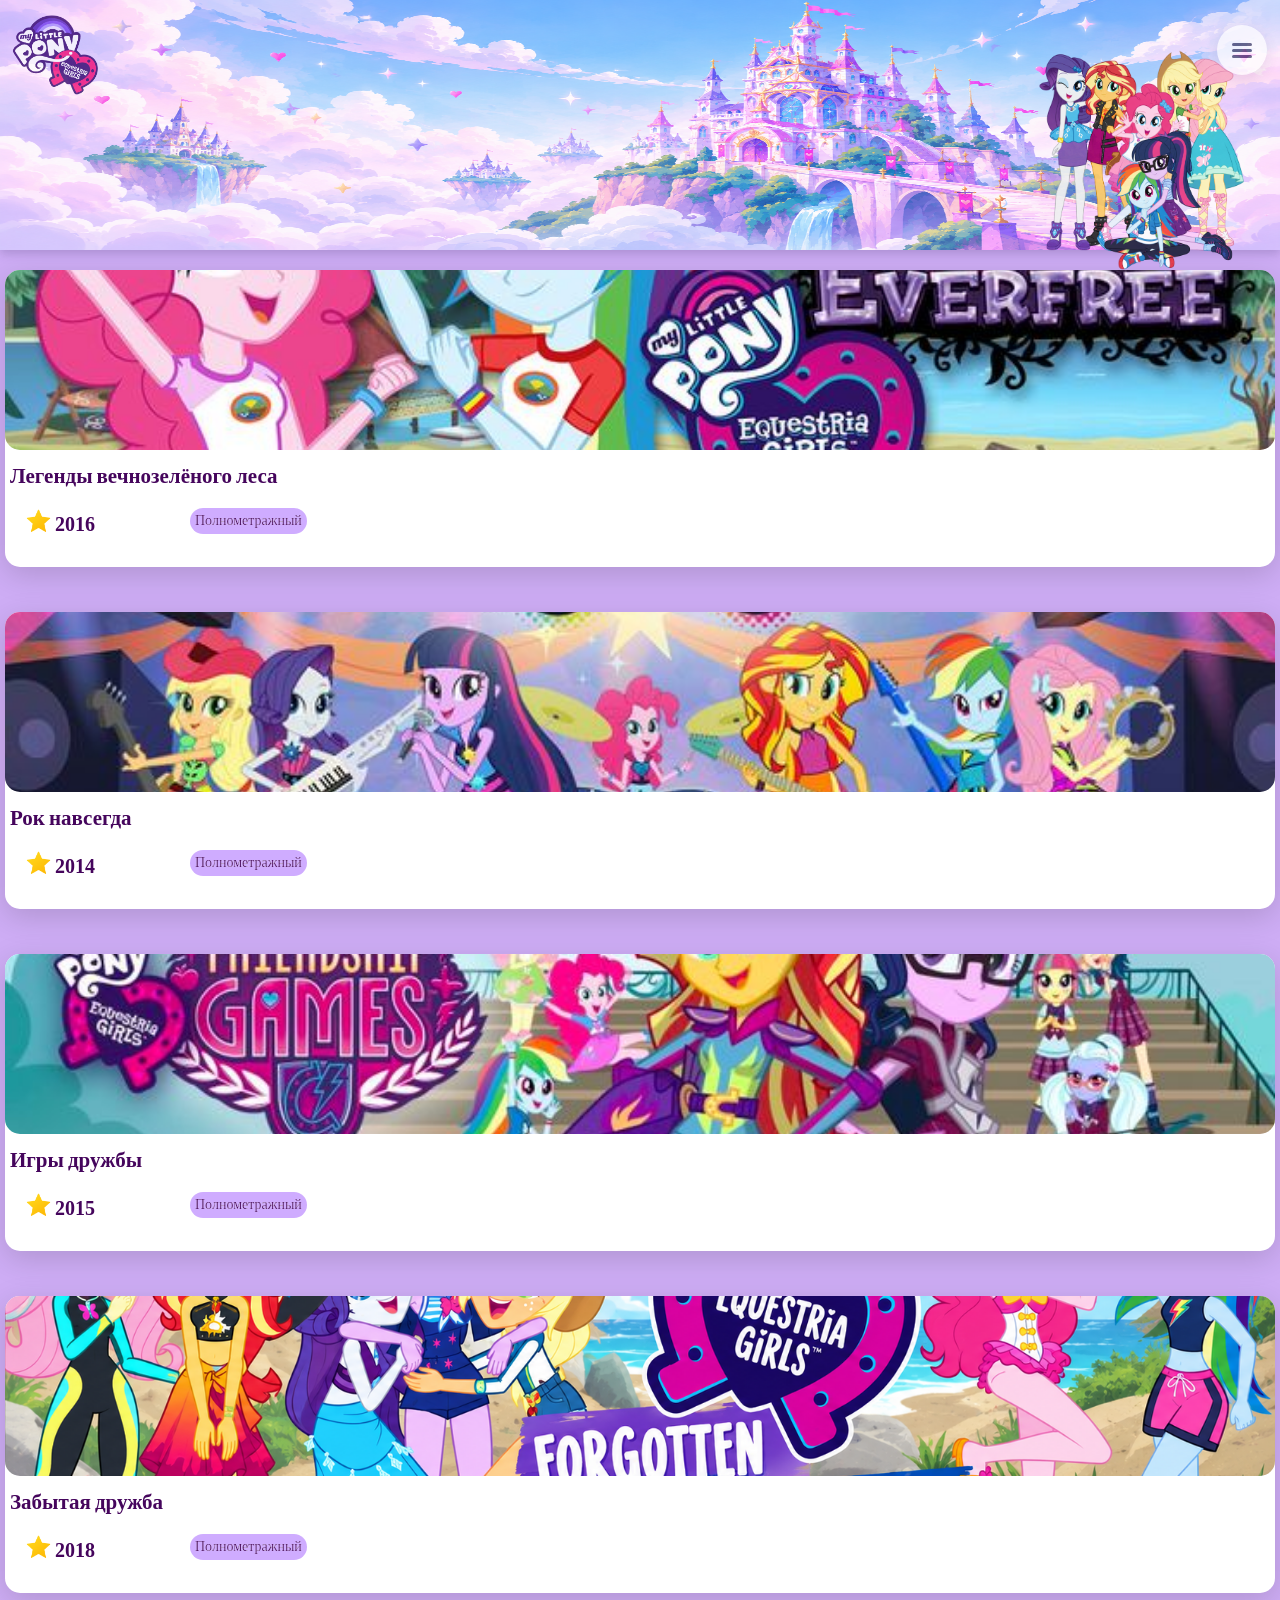
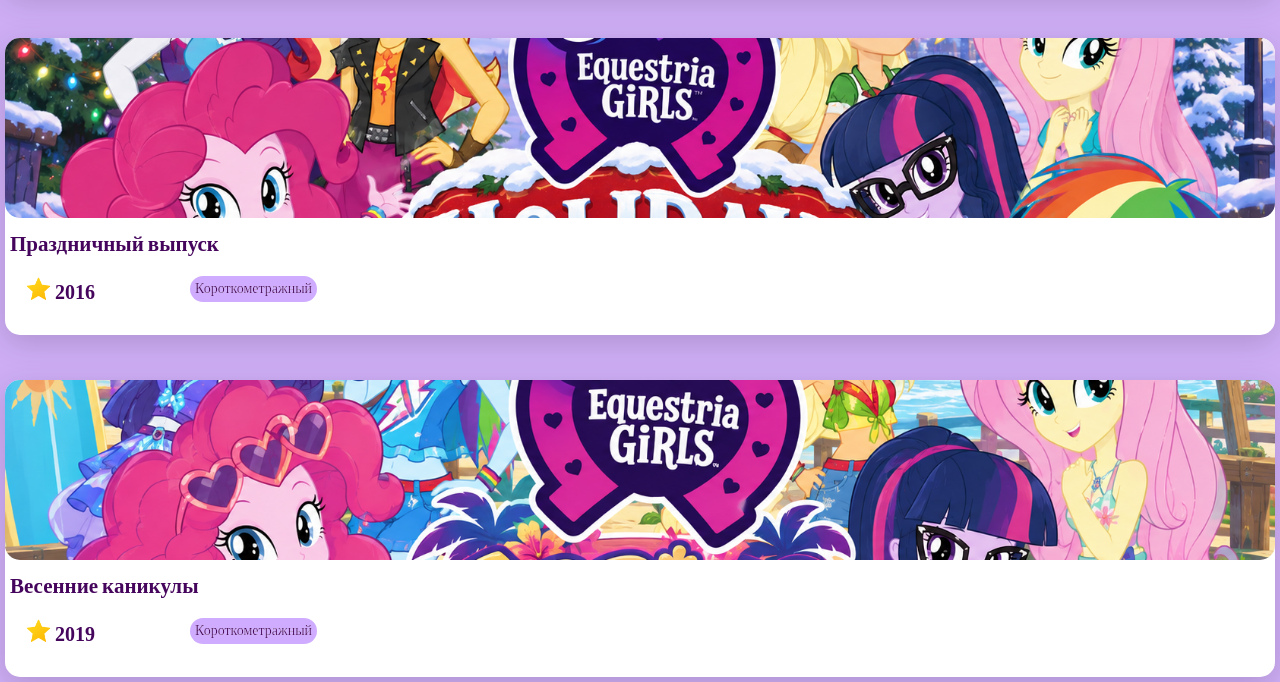
<file: videos.html>
<!DOCTYPE html>
<html lang="ru">
<head>
  <link rel="icon" type="image/png" href="images/favicon.png">
  <link href="style.css"  rel="stylesheet">
    <meta charset="UTF-8">
    <meta name="viewport" content="width=device-width, initial-scale=1.0">
    <title>Videos</title>
</head>
<body class="series-body">
<header>
<div class="photos">

    <img class="logo-series" src="images/logo.png" alt="logo">
 <button class="menu-btn">
    <span></span>
    <span></span>
    <span></span>  
  </button>
  <div class="overlay"></div>
    <div class="menu">
      <img class="menu-png" src="images/logo.png">
      <span class="close">×</span>
      <div class="menu-nav">
      <a class="menu-a" href="index.html"><img src="icons/menu-home.png">Главная</a>
      <a class="menu-a" href="videos.html"><img src="icons/menu-video.png">Видео</a>
      <a class="menu-a" href="music.html"><img src="icons/music.png">Музыки</a>
      <a class="menu-a" href="about.html"><img src="icons/menu-info.png">О сериале</a>
      <a class="menu-a" href="contact.html"><img src="icons/menu-contact.png">Связатся</a>
    
      <div class="liniya"></div>
      <img class="friendship-picture" src="images/drujba-eto-chudo.png"  loading="lazy">
    </div>
    </div>
    <img class="background-image-series" src="images/series-background.png" alt="background-photo">
    <img class="friends-series" src="images/series-picture.png">
</div>
</header>
<main>
  <div class="series-movie">
    <a href="everfree.html" class="movie-card">
    <img src="images/legendofeverfree.jpg">
    <h1>Легенды вечнозелёного леса</h1>
    <h3>2016</h3> <p>Полнометражный</p>
  </a>
    <a href="rainbowrocks.html" class="movie-card">
    <img src="images/rainbowrocks.jpg">
    <h1>Рок навсегда</h1>
    <h3>2014</h3> <p>Полнометражный</p>
    </a>
    <a href="friendshipgames.html" class="movie-card">
    <img src="images/friendshipgames.jpg">
    <h1>Игры дружбы</h1>
    <h3>2015</h3> <p>Полнометражный</p>
   </a>
    <a href="forgottenfriendship.html" class="movie-card">
    <img src="images/forgottenfriendsheep.png">
    <h1>Забытая дружба</h1>
    <h3>2018</h3> <p>Полнометражный</p>
   </a>
    <a href="holidaysunwrapped.html" class="movie-card">
    <img src="images/holidaysunwrapped.png">
    <h1>Праздничный выпуск</h1>
    <h3>2016</h3> <p>Короткометражный</p>
   </a>
    <a href="springbreak.html" class="movie-card">
    <img src="images/springbreak.png">
    <h1>Весенние каникулы</h1>
    <h3>2019</h3> <p>Короткометражный</p>
</a>
  </div>
</main>

    <script src="script.js"></script>
</body>
</html>
</file>
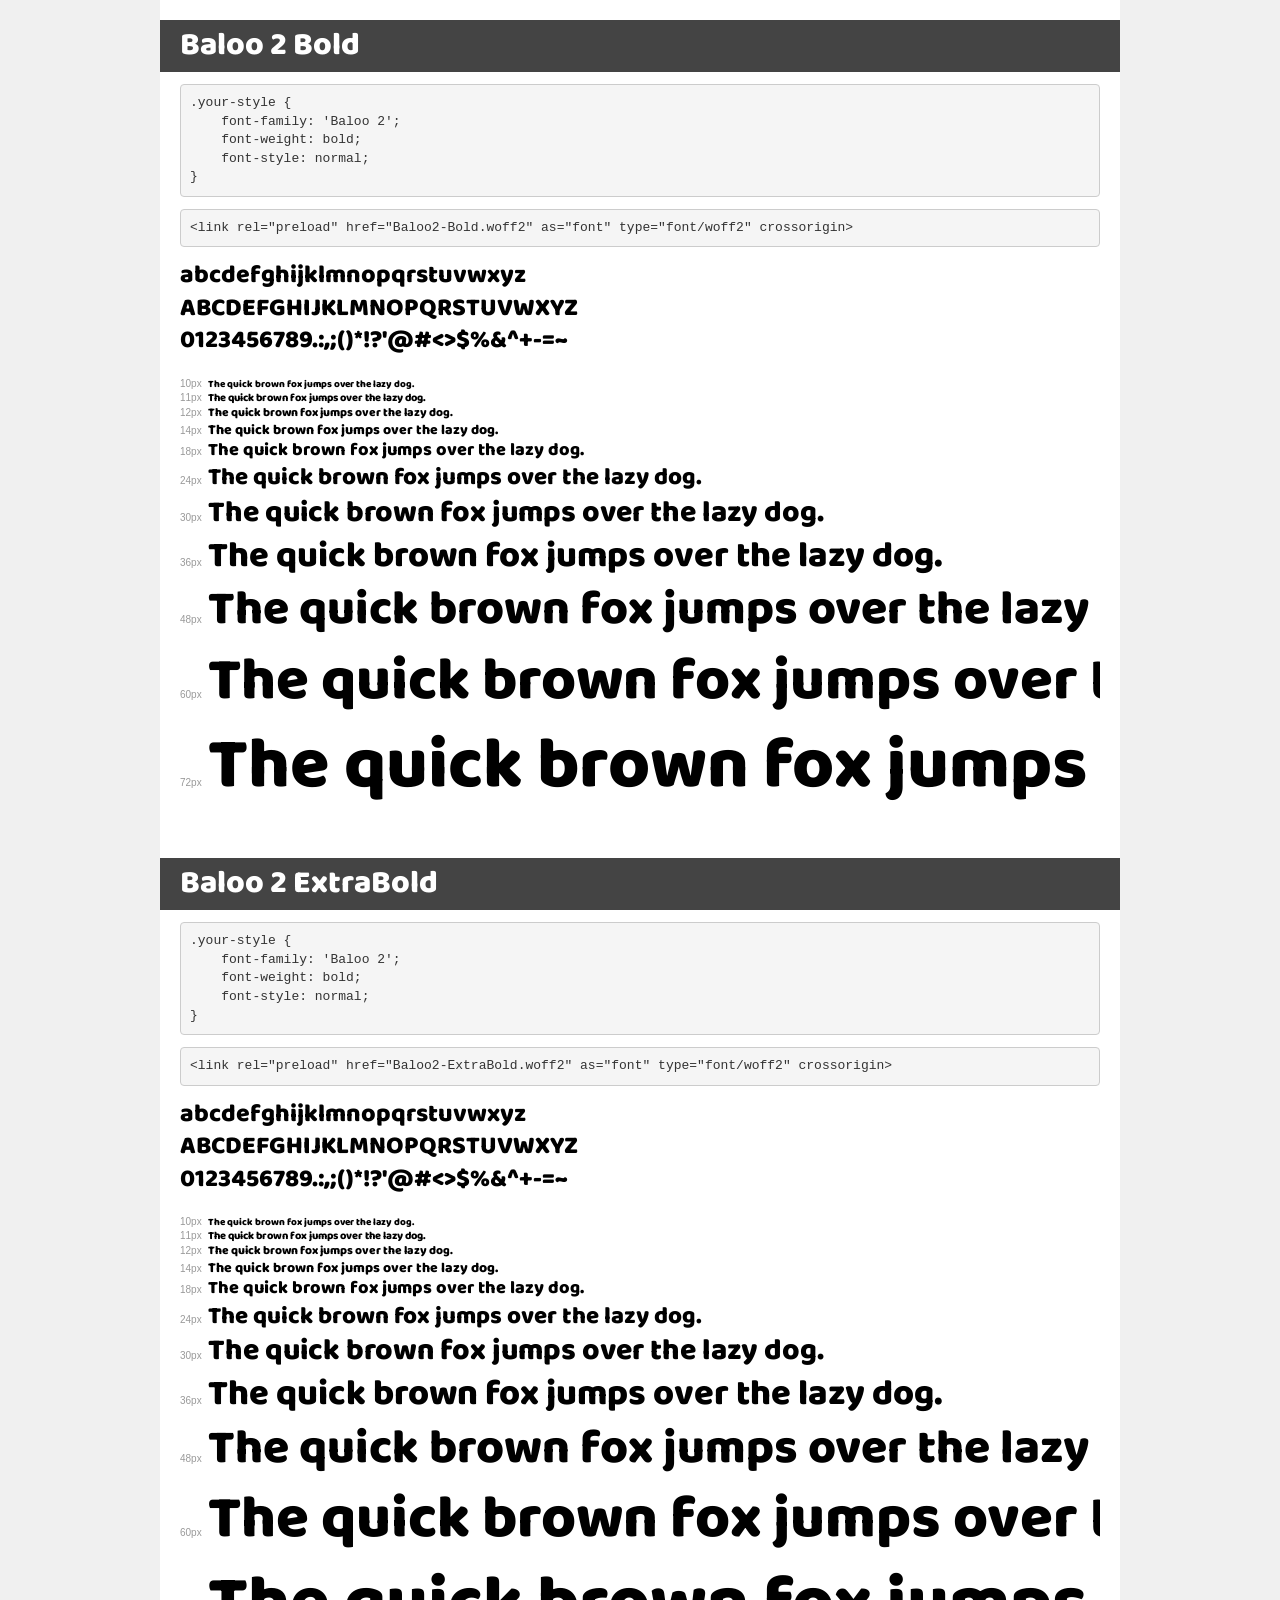
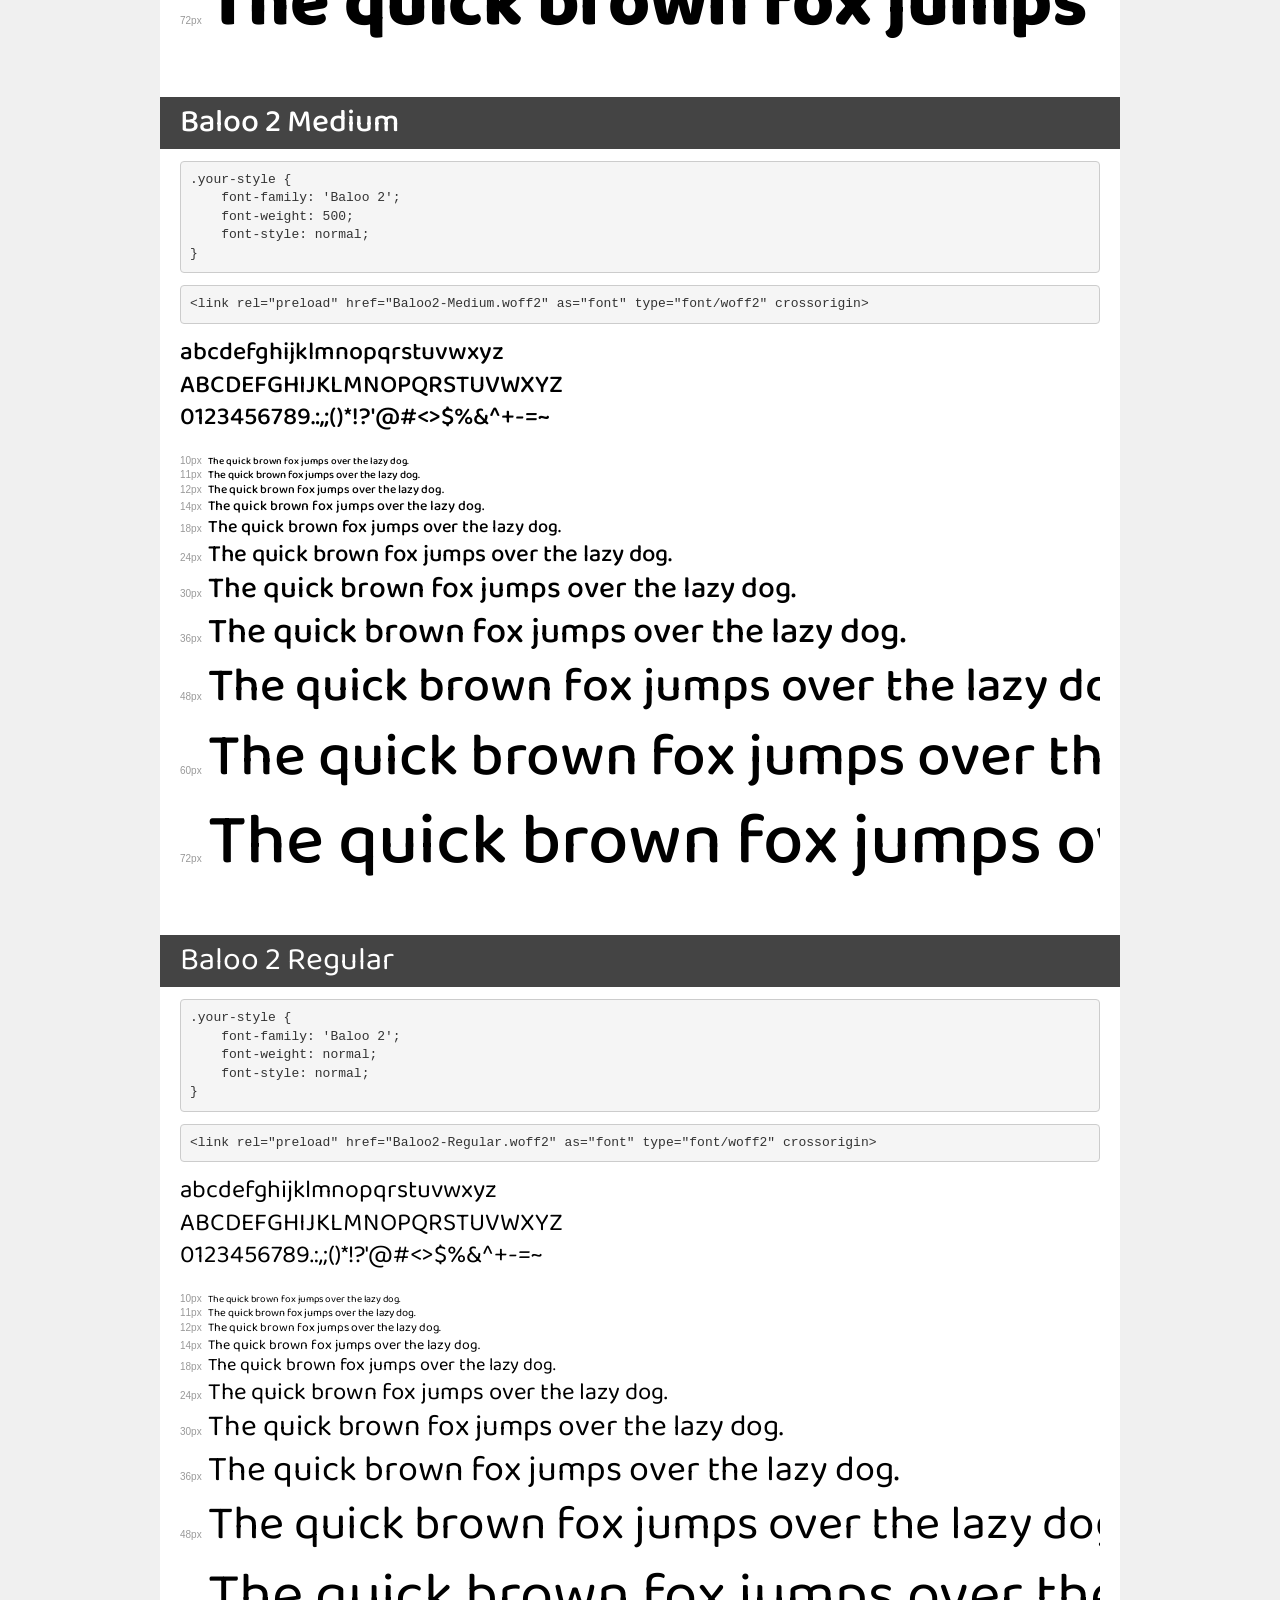
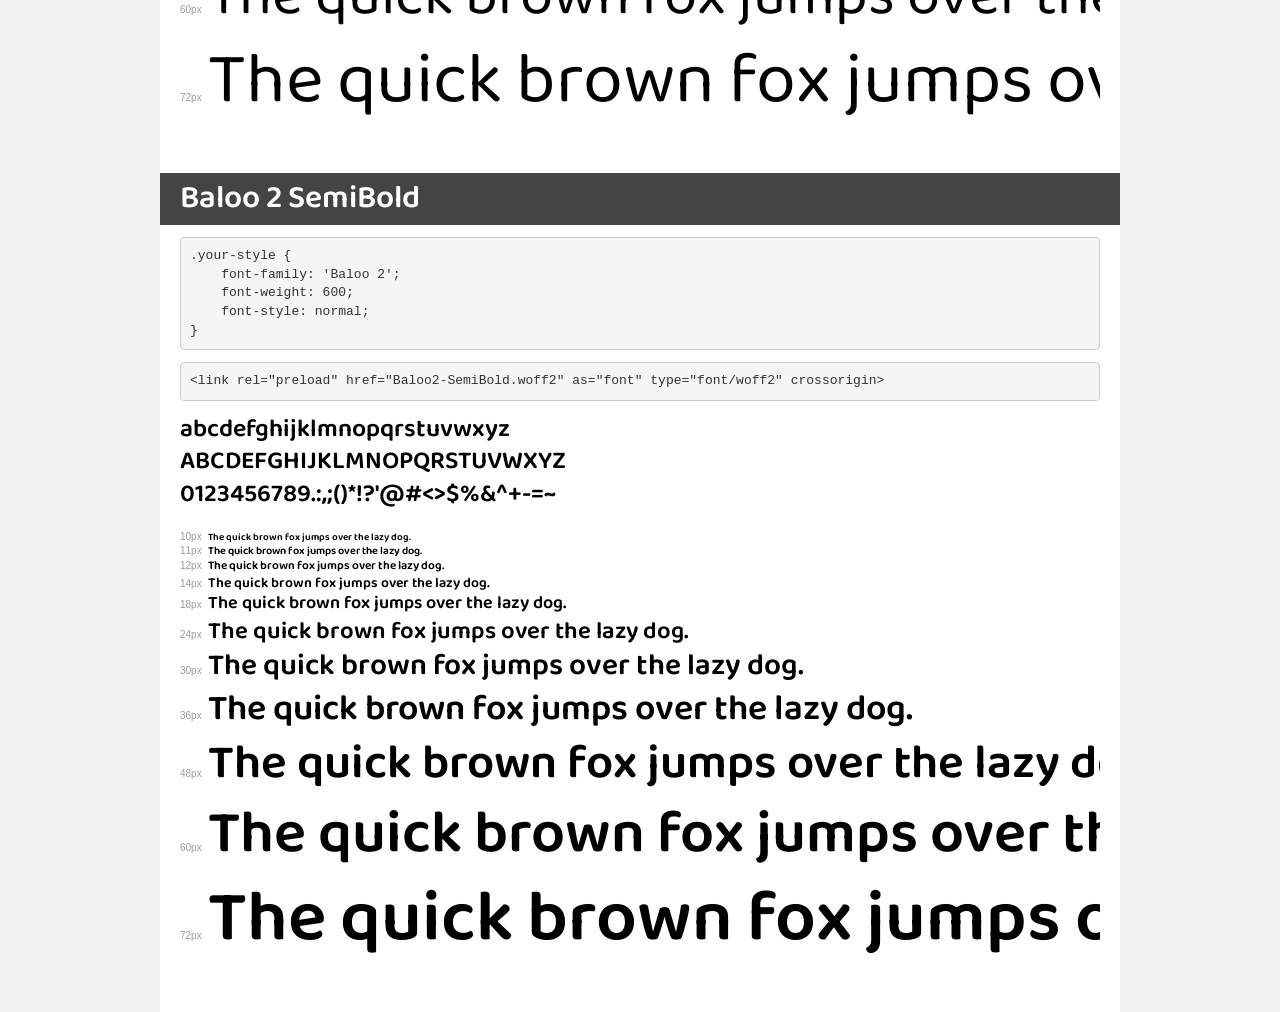
<file: font/Baloo_2/demo.html>
<!DOCTYPE html>
<html lang="en">
<head>
    <meta charset="utf-8">
    <meta http-equiv="X-UA-Compatible" content="IE=edge">
    <meta name="viewport" content="width=device-width, initial-scale=1">
    <meta name="robots" content="noindex, noarchive">
    <meta name="format-detection" content="telephone=no">
    <title>Transfonter demo</title>
    <link href="stylesheet.css" rel="stylesheet">
    <style>
        /*
        http://meyerweb.com/eric/tools/css/reset/
        v2.0 | 20110126
        License: none (public domain)
        */
        html, body, div, span, applet, object, iframe,
        h1, h2, h3, h4, h5, h6, p, blockquote, pre,
        a, abbr, acronym, address, big, cite, code,
        del, dfn, em, img, ins, kbd, q, s, samp,
        small, strike, strong, sub, sup, tt, var,
        b, u, i, center,
        dl, dt, dd, ol, ul, li,
        fieldset, form, label, legend,
        table, caption, tbody, tfoot, thead, tr, th, td,
        article, aside, canvas, details, embed,
        figure, figcaption, footer, header, hgroup,
        menu, nav, output, ruby, section, summary,
        time, mark, audio, video {
            margin: 0;
            padding: 0;
            border: 0;
            font-size: 100%;
            font: inherit;
            vertical-align: baseline;
        }
        /* HTML5 display-role reset for older browsers */
        article, aside, details, figcaption, figure,
        footer, header, hgroup, menu, nav, section {
            display: block;
        }
        body {
            line-height: 1;
        }
        ol, ul {
            list-style: none;
        }
        blockquote, q {
            quotes: none;
        }
        blockquote:before, blockquote:after,
        q:before, q:after {
            content: '';
            content: none;
        }
        table {
            border-collapse: collapse;
            border-spacing: 0;
        }
        /* demo styles */
        body {
            background: #f0f0f0;
            color: #000;
        }
        .page {
            background: #fff;
            width: 920px;
            margin: 0 auto;
            padding: 20px 20px 0 20px;
            overflow: hidden;
        }
        .font-container {
            overflow-x: auto;
            overflow-y: hidden;
            margin-bottom: 40px;
            line-height: 1.3;
            white-space: nowrap;
            padding-bottom: 5px;
        }
        h1 {
            position: relative;
            background: #444;
            font-size: 32px;
            color: #fff;
            padding: 10px 20px;
            margin: 0 -20px 12px -20px;
        }
        .letters {
            font-size: 25px;
            margin-bottom: 20px;
        }
        .s10:before {
            content: '10px';
        }
        .s11:before {
            content: '11px';
        }
        .s12:before {
            content: '12px';
        }
        .s14:before {
            content: '14px';
        }
        .s18:before {
            content: '18px';
        }
        .s24:before {
            content: '24px';
        }
        .s30:before {
            content: '30px';
        }
        .s36:before {
            content: '36px';
        }
        .s48:before {
            content: '48px';
        }
        .s60:before {
            content: '60px';
        }
        .s72:before {
            content: '72px';
        }
        .s10:before, .s11:before, .s12:before, .s14:before,
        .s18:before, .s24:before, .s30:before, .s36:before,
        .s48:before, .s60:before, .s72:before {
            font-family: Arial, sans-serif;
            font-size: 10px;
            font-weight: normal;
            font-style: normal;
            color: #999;
            padding-right: 6px;
        }
        pre {
            display: block;
            padding: 9px;
            margin: 0 0 12px;
            font-family: Monaco, Menlo, Consolas, "Courier New", monospace;
            font-size: 13px;
            line-height: 1.428571429;
            color: #333;
            font-weight: normal;
            font-style: normal;
            background-color: #f5f5f5;
            border: 1px solid #ccc;
            overflow-x: auto;
            border-radius: 4px;
        }
        /* responsive */
        @media (max-width: 959px) {
            .page {
                width: auto;
                margin: 0;
            }
        }
    </style>
</head>
<body>
<div class="page">
    <div class="demo">
        <h1 style="font-family: 'Baloo 2'; font-weight: bold; font-style: normal;">Baloo 2 Bold</h1>
        <pre title="Usage">.your-style {
    font-family: 'Baloo 2';
    font-weight: bold;
    font-style: normal;
}</pre>
        <pre title="Preload (optional)">
&lt;link rel=&quot;preload&quot; href=&quot;Baloo2-Bold.woff2&quot; as=&quot;font&quot; type=&quot;font/woff2&quot; crossorigin&gt;</pre>
        <div class="font-container" style="font-family: 'Baloo 2'; font-weight: bold; font-style: normal;">
            <p class="letters">
                abcdefghijklmnopqrstuvwxyz<br>
ABCDEFGHIJKLMNOPQRSTUVWXYZ<br>
                0123456789.:,;()*!?'@#&lt;&gt;$%&^+-=~
            </p>
            <p class="s10" style="font-size: 10px;">The quick brown fox jumps over the lazy dog.</p>
            <p class="s11" style="font-size: 11px;">The quick brown fox jumps over the lazy dog.</p>
            <p class="s12" style="font-size: 12px;">The quick brown fox jumps over the lazy dog.</p>
            <p class="s14" style="font-size: 14px;">The quick brown fox jumps over the lazy dog.</p>
            <p class="s18" style="font-size: 18px;">The quick brown fox jumps over the lazy dog.</p>
            <p class="s24" style="font-size: 24px;">The quick brown fox jumps over the lazy dog.</p>
            <p class="s30" style="font-size: 30px;">The quick brown fox jumps over the lazy dog.</p>
            <p class="s36" style="font-size: 36px;">The quick brown fox jumps over the lazy dog.</p>
            <p class="s48" style="font-size: 48px;">The quick brown fox jumps over the lazy dog.</p>
            <p class="s60" style="font-size: 60px;">The quick brown fox jumps over the lazy dog.</p>
            <p class="s72" style="font-size: 72px;">The quick brown fox jumps over the lazy dog.</p>
        </div>
    </div>

    <div class="demo">
        <h1 style="font-family: 'Baloo 2'; font-weight: bold; font-style: normal;">Baloo 2 ExtraBold</h1>
        <pre title="Usage">.your-style {
    font-family: 'Baloo 2';
    font-weight: bold;
    font-style: normal;
}</pre>
        <pre title="Preload (optional)">
&lt;link rel=&quot;preload&quot; href=&quot;Baloo2-ExtraBold.woff2&quot; as=&quot;font&quot; type=&quot;font/woff2&quot; crossorigin&gt;</pre>
        <div class="font-container" style="font-family: 'Baloo 2'; font-weight: bold; font-style: normal;">
            <p class="letters">
                abcdefghijklmnopqrstuvwxyz<br>
ABCDEFGHIJKLMNOPQRSTUVWXYZ<br>
                0123456789.:,;()*!?'@#&lt;&gt;$%&^+-=~
            </p>
            <p class="s10" style="font-size: 10px;">The quick brown fox jumps over the lazy dog.</p>
            <p class="s11" style="font-size: 11px;">The quick brown fox jumps over the lazy dog.</p>
            <p class="s12" style="font-size: 12px;">The quick brown fox jumps over the lazy dog.</p>
            <p class="s14" style="font-size: 14px;">The quick brown fox jumps over the lazy dog.</p>
            <p class="s18" style="font-size: 18px;">The quick brown fox jumps over the lazy dog.</p>
            <p class="s24" style="font-size: 24px;">The quick brown fox jumps over the lazy dog.</p>
            <p class="s30" style="font-size: 30px;">The quick brown fox jumps over the lazy dog.</p>
            <p class="s36" style="font-size: 36px;">The quick brown fox jumps over the lazy dog.</p>
            <p class="s48" style="font-size: 48px;">The quick brown fox jumps over the lazy dog.</p>
            <p class="s60" style="font-size: 60px;">The quick brown fox jumps over the lazy dog.</p>
            <p class="s72" style="font-size: 72px;">The quick brown fox jumps over the lazy dog.</p>
        </div>
    </div>

    <div class="demo">
        <h1 style="font-family: 'Baloo 2'; font-weight: 500; font-style: normal;">Baloo 2 Medium</h1>
        <pre title="Usage">.your-style {
    font-family: 'Baloo 2';
    font-weight: 500;
    font-style: normal;
}</pre>
        <pre title="Preload (optional)">
&lt;link rel=&quot;preload&quot; href=&quot;Baloo2-Medium.woff2&quot; as=&quot;font&quot; type=&quot;font/woff2&quot; crossorigin&gt;</pre>
        <div class="font-container" style="font-family: 'Baloo 2'; font-weight: 500; font-style: normal;">
            <p class="letters">
                abcdefghijklmnopqrstuvwxyz<br>
ABCDEFGHIJKLMNOPQRSTUVWXYZ<br>
                0123456789.:,;()*!?'@#&lt;&gt;$%&^+-=~
            </p>
            <p class="s10" style="font-size: 10px;">The quick brown fox jumps over the lazy dog.</p>
            <p class="s11" style="font-size: 11px;">The quick brown fox jumps over the lazy dog.</p>
            <p class="s12" style="font-size: 12px;">The quick brown fox jumps over the lazy dog.</p>
            <p class="s14" style="font-size: 14px;">The quick brown fox jumps over the lazy dog.</p>
            <p class="s18" style="font-size: 18px;">The quick brown fox jumps over the lazy dog.</p>
            <p class="s24" style="font-size: 24px;">The quick brown fox jumps over the lazy dog.</p>
            <p class="s30" style="font-size: 30px;">The quick brown fox jumps over the lazy dog.</p>
            <p class="s36" style="font-size: 36px;">The quick brown fox jumps over the lazy dog.</p>
            <p class="s48" style="font-size: 48px;">The quick brown fox jumps over the lazy dog.</p>
            <p class="s60" style="font-size: 60px;">The quick brown fox jumps over the lazy dog.</p>
            <p class="s72" style="font-size: 72px;">The quick brown fox jumps over the lazy dog.</p>
        </div>
    </div>

    <div class="demo">
        <h1 style="font-family: 'Baloo 2'; font-weight: normal; font-style: normal;">Baloo 2 Regular</h1>
        <pre title="Usage">.your-style {
    font-family: 'Baloo 2';
    font-weight: normal;
    font-style: normal;
}</pre>
        <pre title="Preload (optional)">
&lt;link rel=&quot;preload&quot; href=&quot;Baloo2-Regular.woff2&quot; as=&quot;font&quot; type=&quot;font/woff2&quot; crossorigin&gt;</pre>
        <div class="font-container" style="font-family: 'Baloo 2'; font-weight: normal; font-style: normal;">
            <p class="letters">
                abcdefghijklmnopqrstuvwxyz<br>
ABCDEFGHIJKLMNOPQRSTUVWXYZ<br>
                0123456789.:,;()*!?'@#&lt;&gt;$%&^+-=~
            </p>
            <p class="s10" style="font-size: 10px;">The quick brown fox jumps over the lazy dog.</p>
            <p class="s11" style="font-size: 11px;">The quick brown fox jumps over the lazy dog.</p>
            <p class="s12" style="font-size: 12px;">The quick brown fox jumps over the lazy dog.</p>
            <p class="s14" style="font-size: 14px;">The quick brown fox jumps over the lazy dog.</p>
            <p class="s18" style="font-size: 18px;">The quick brown fox jumps over the lazy dog.</p>
            <p class="s24" style="font-size: 24px;">The quick brown fox jumps over the lazy dog.</p>
            <p class="s30" style="font-size: 30px;">The quick brown fox jumps over the lazy dog.</p>
            <p class="s36" style="font-size: 36px;">The quick brown fox jumps over the lazy dog.</p>
            <p class="s48" style="font-size: 48px;">The quick brown fox jumps over the lazy dog.</p>
            <p class="s60" style="font-size: 60px;">The quick brown fox jumps over the lazy dog.</p>
            <p class="s72" style="font-size: 72px;">The quick brown fox jumps over the lazy dog.</p>
        </div>
    </div>

    <div class="demo">
        <h1 style="font-family: 'Baloo 2'; font-weight: 600; font-style: normal;">Baloo 2 SemiBold</h1>
        <pre title="Usage">.your-style {
    font-family: 'Baloo 2';
    font-weight: 600;
    font-style: normal;
}</pre>
        <pre title="Preload (optional)">
&lt;link rel=&quot;preload&quot; href=&quot;Baloo2-SemiBold.woff2&quot; as=&quot;font&quot; type=&quot;font/woff2&quot; crossorigin&gt;</pre>
        <div class="font-container" style="font-family: 'Baloo 2'; font-weight: 600; font-style: normal;">
            <p class="letters">
                abcdefghijklmnopqrstuvwxyz<br>
ABCDEFGHIJKLMNOPQRSTUVWXYZ<br>
                0123456789.:,;()*!?'@#&lt;&gt;$%&^+-=~
            </p>
            <p class="s10" style="font-size: 10px;">The quick brown fox jumps over the lazy dog.</p>
            <p class="s11" style="font-size: 11px;">The quick brown fox jumps over the lazy dog.</p>
            <p class="s12" style="font-size: 12px;">The quick brown fox jumps over the lazy dog.</p>
            <p class="s14" style="font-size: 14px;">The quick brown fox jumps over the lazy dog.</p>
            <p class="s18" style="font-size: 18px;">The quick brown fox jumps over the lazy dog.</p>
            <p class="s24" style="font-size: 24px;">The quick brown fox jumps over the lazy dog.</p>
            <p class="s30" style="font-size: 30px;">The quick brown fox jumps over the lazy dog.</p>
            <p class="s36" style="font-size: 36px;">The quick brown fox jumps over the lazy dog.</p>
            <p class="s48" style="font-size: 48px;">The quick brown fox jumps over the lazy dog.</p>
            <p class="s60" style="font-size: 60px;">The quick brown fox jumps over the lazy dog.</p>
            <p class="s72" style="font-size: 72px;">The quick brown fox jumps over the lazy dog.</p>
        </div>
    </div>

</div>
</body>
</html>
</file>
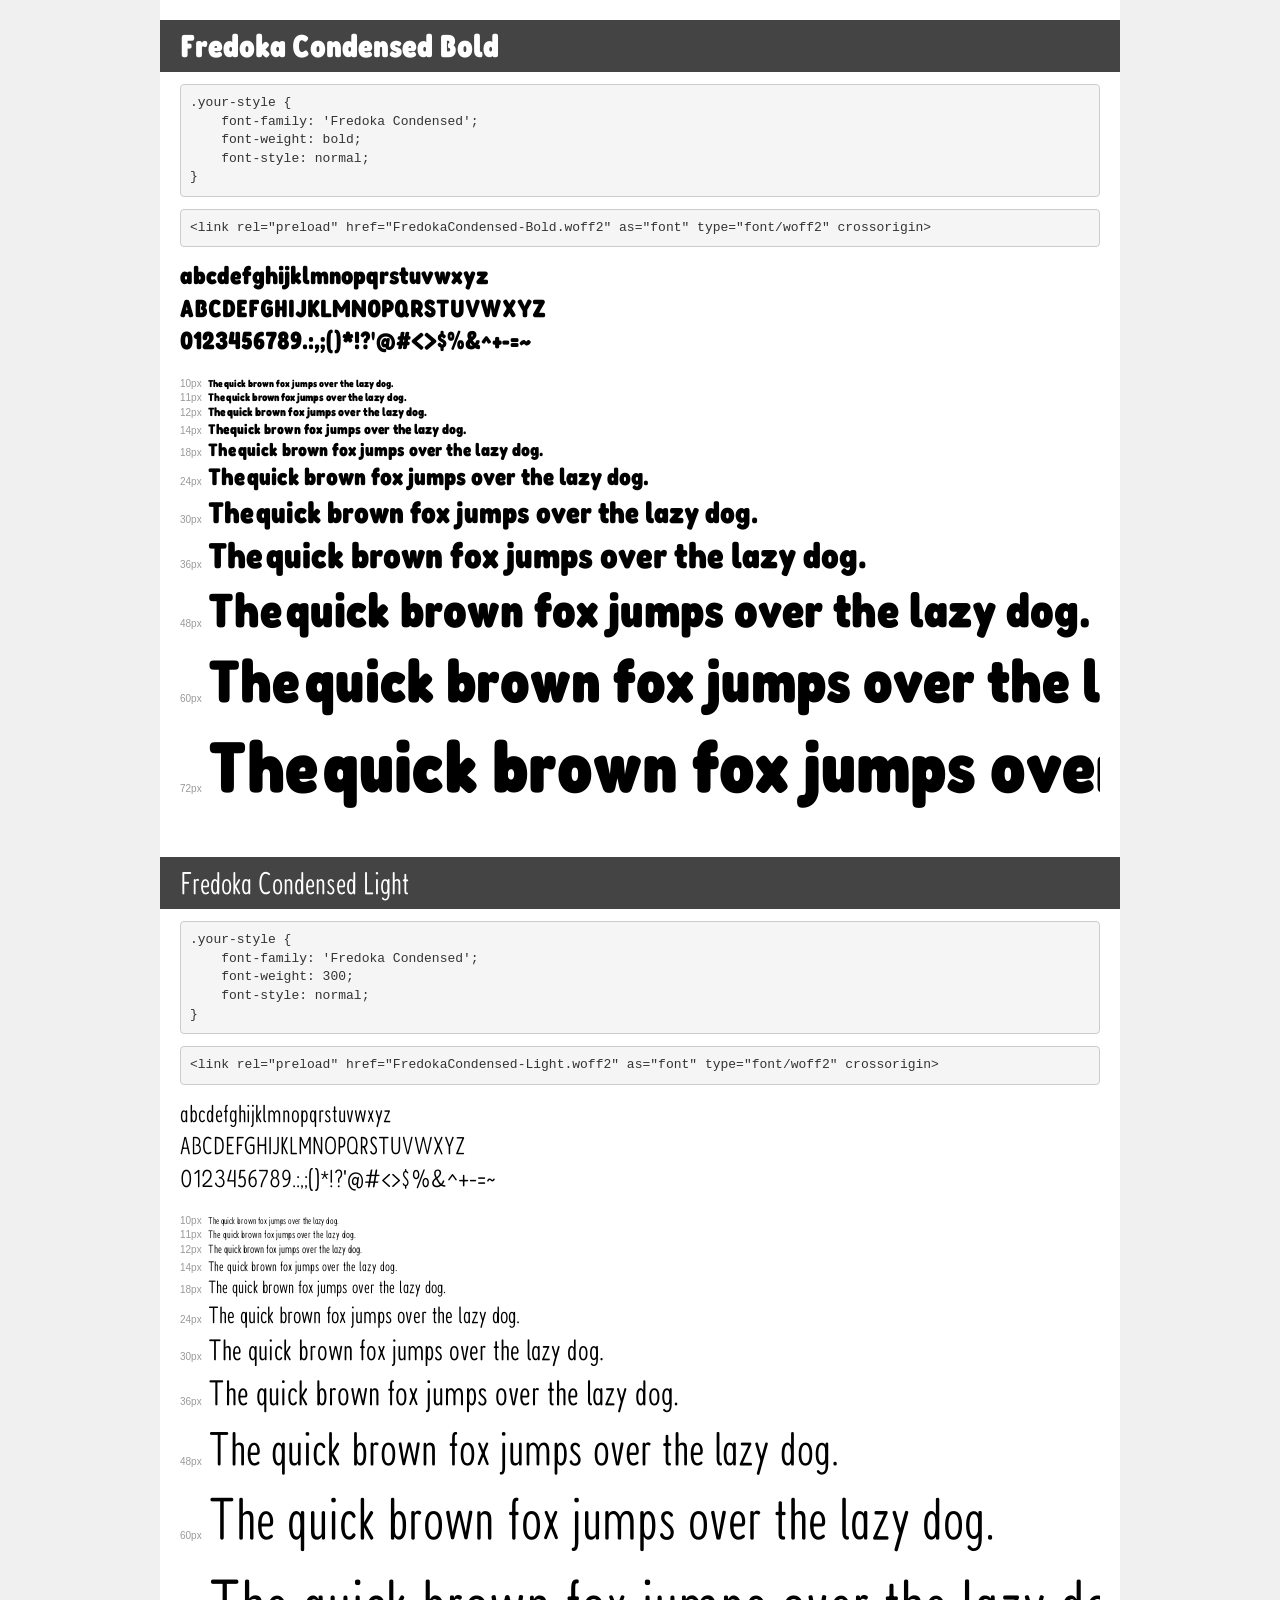
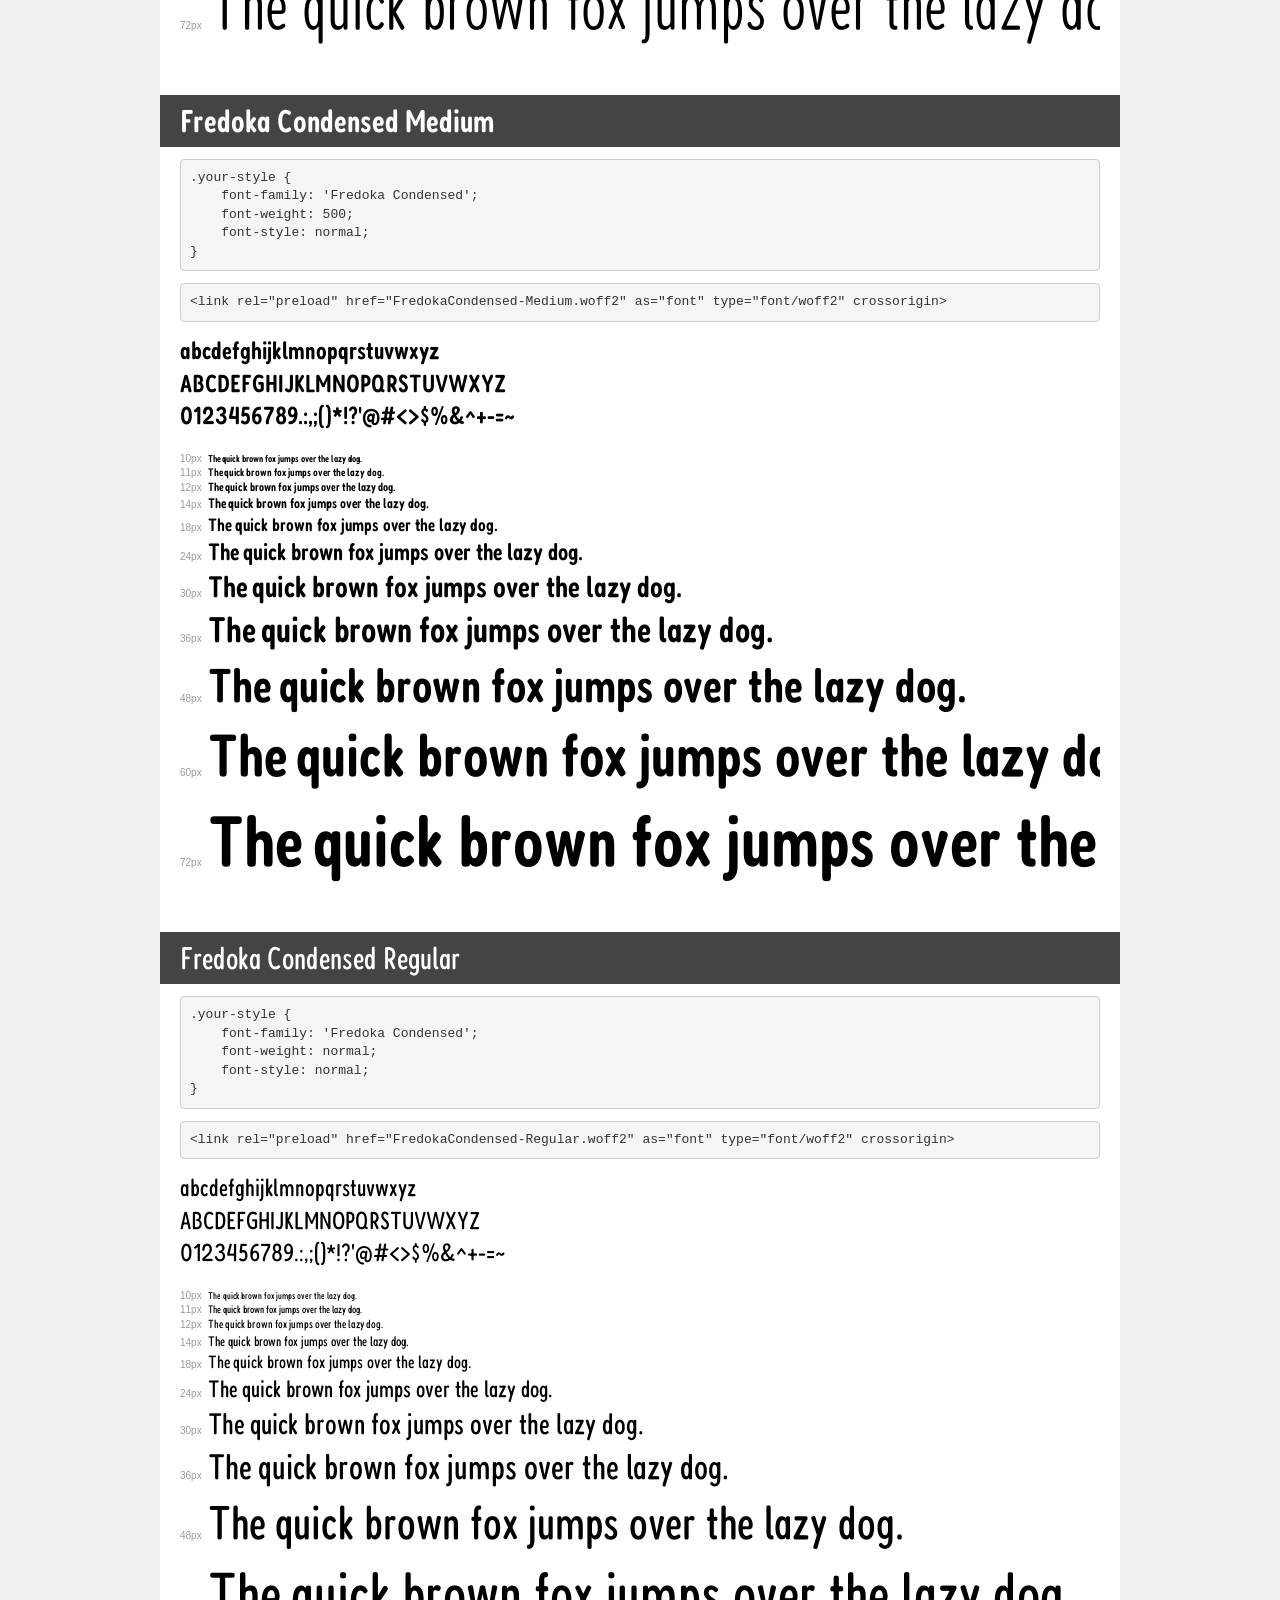
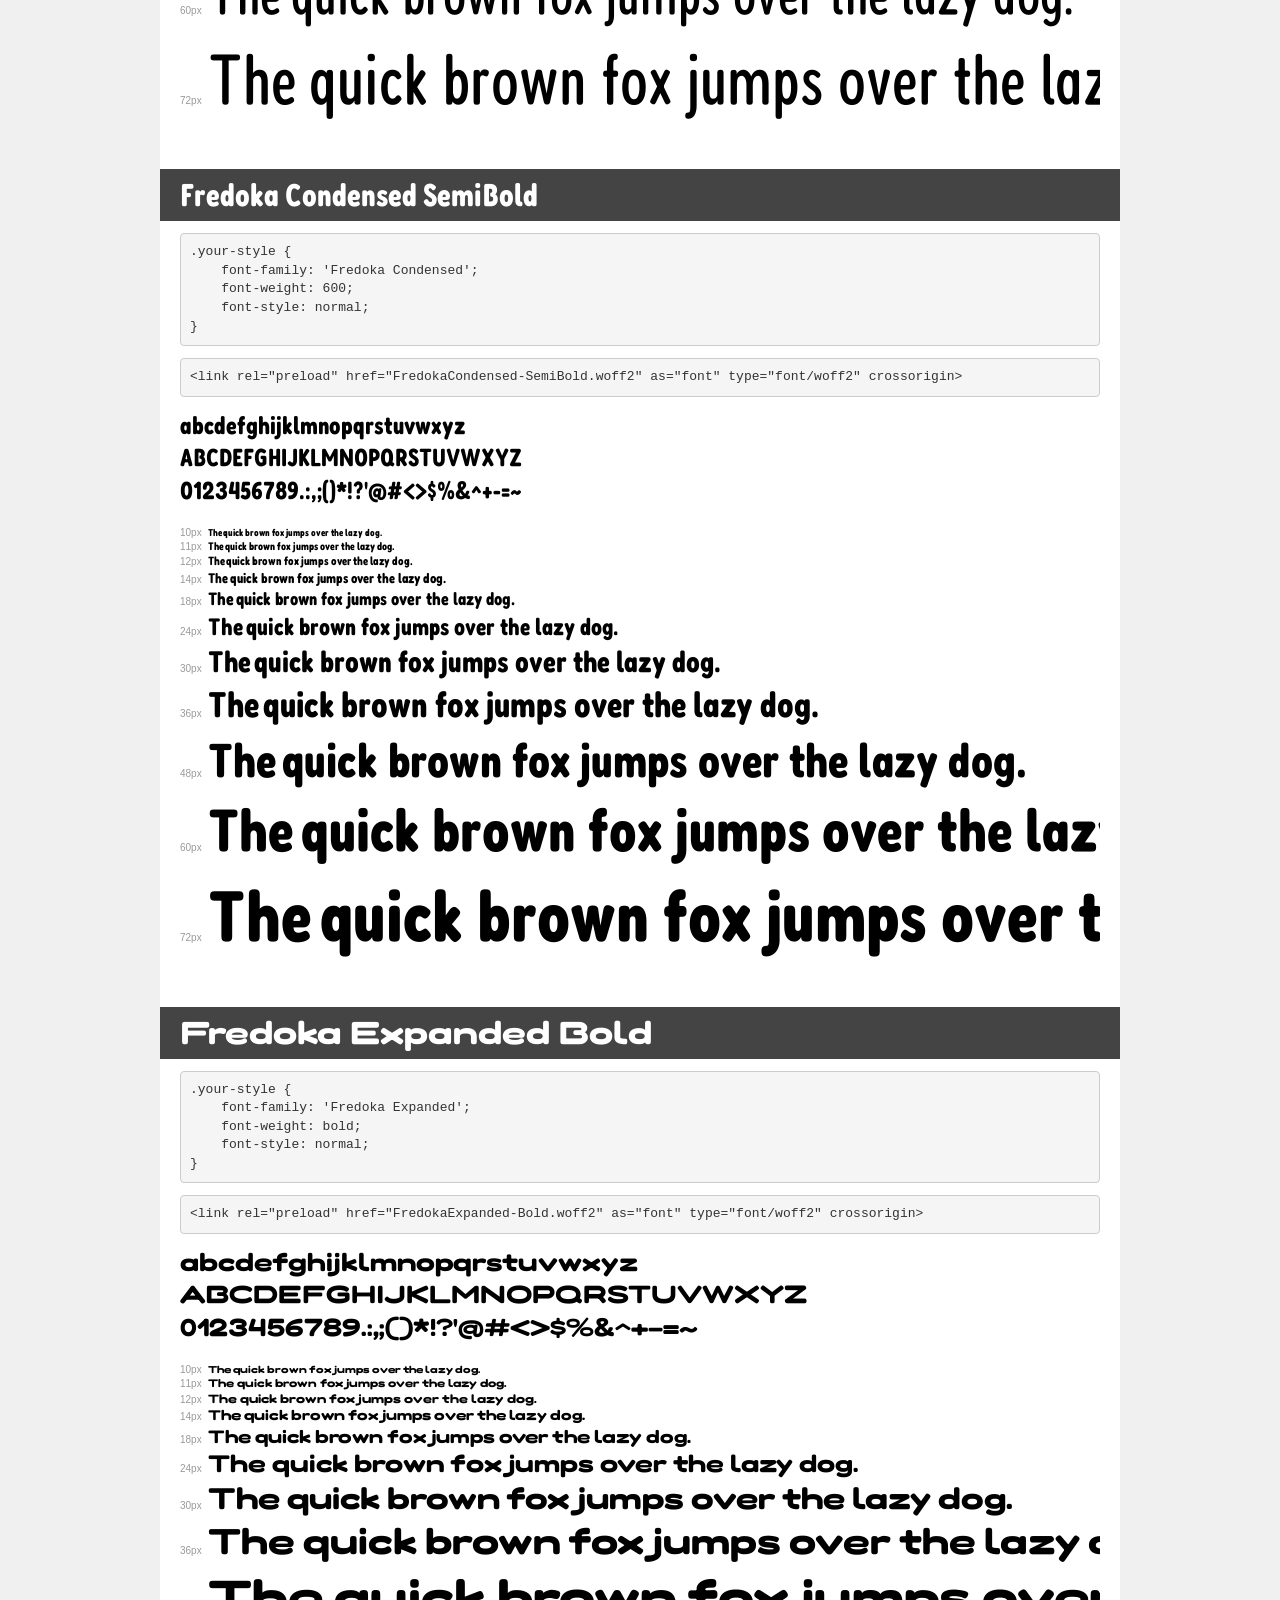
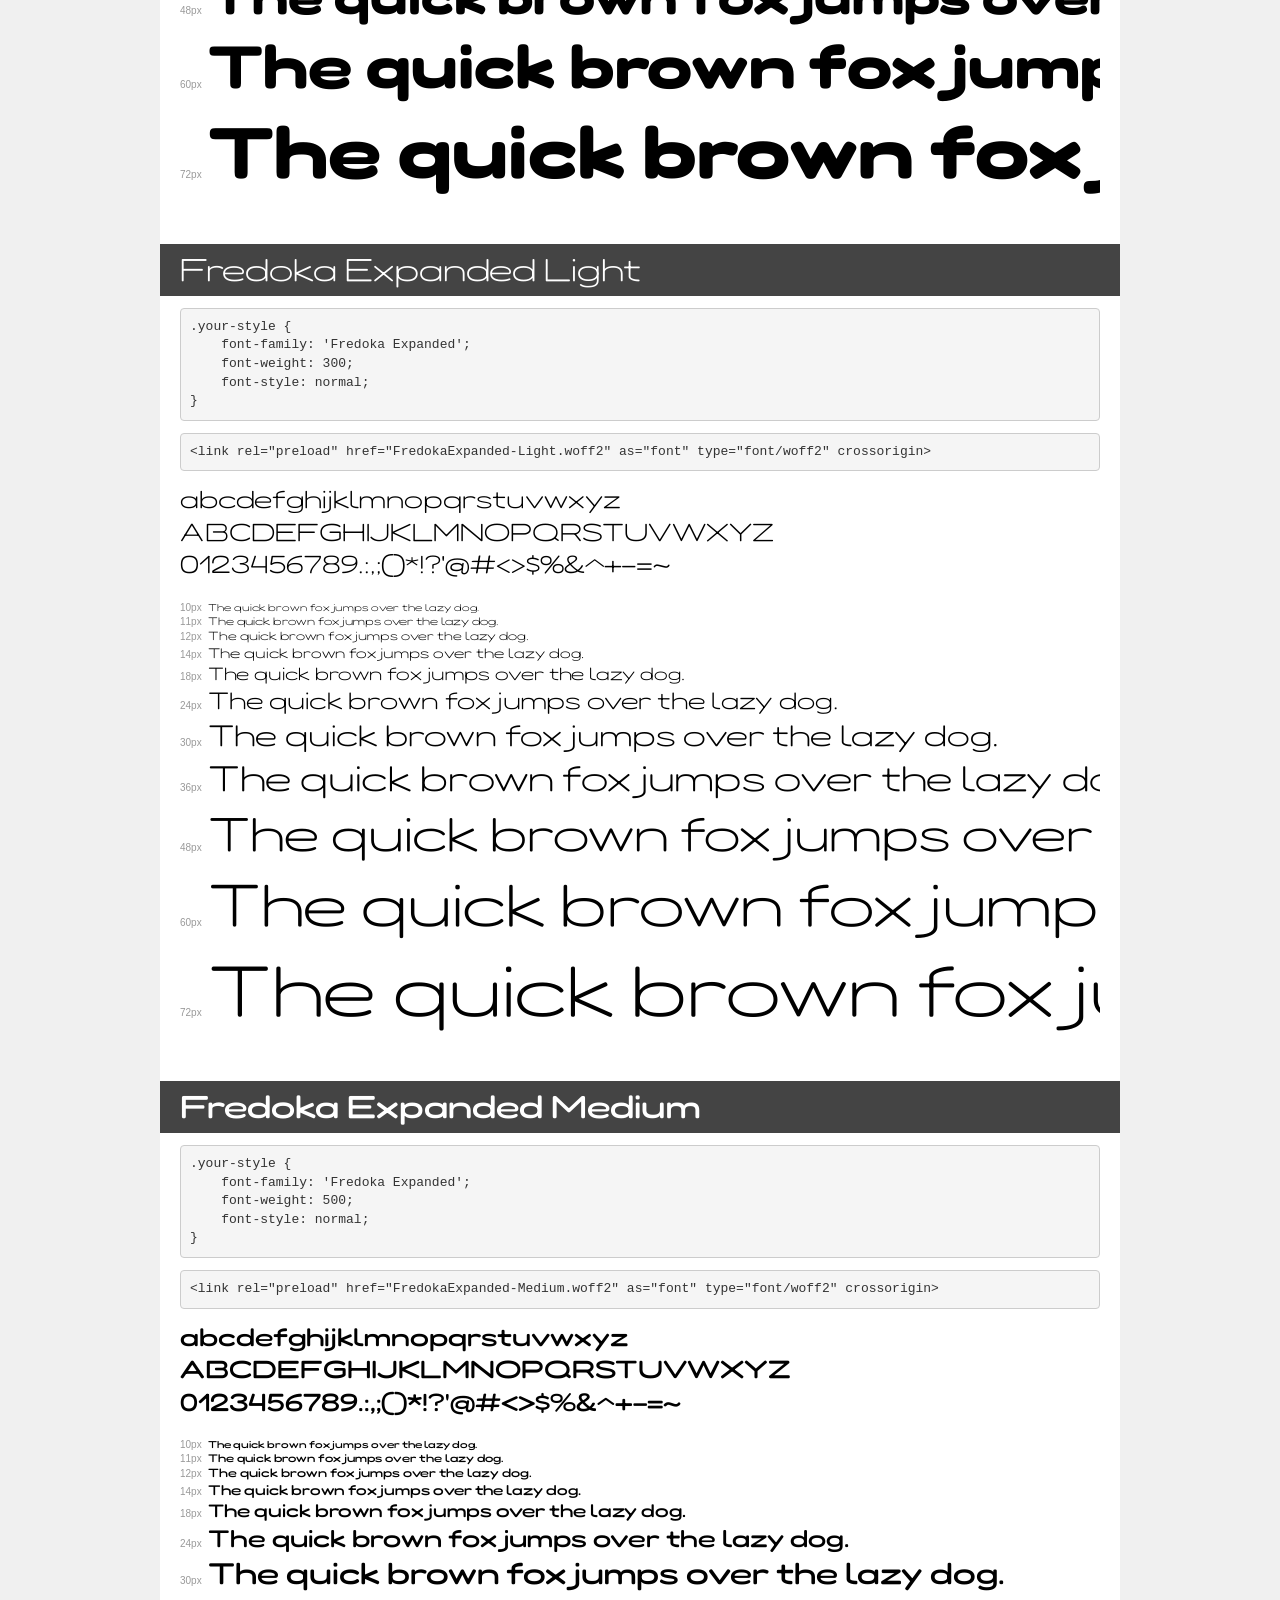
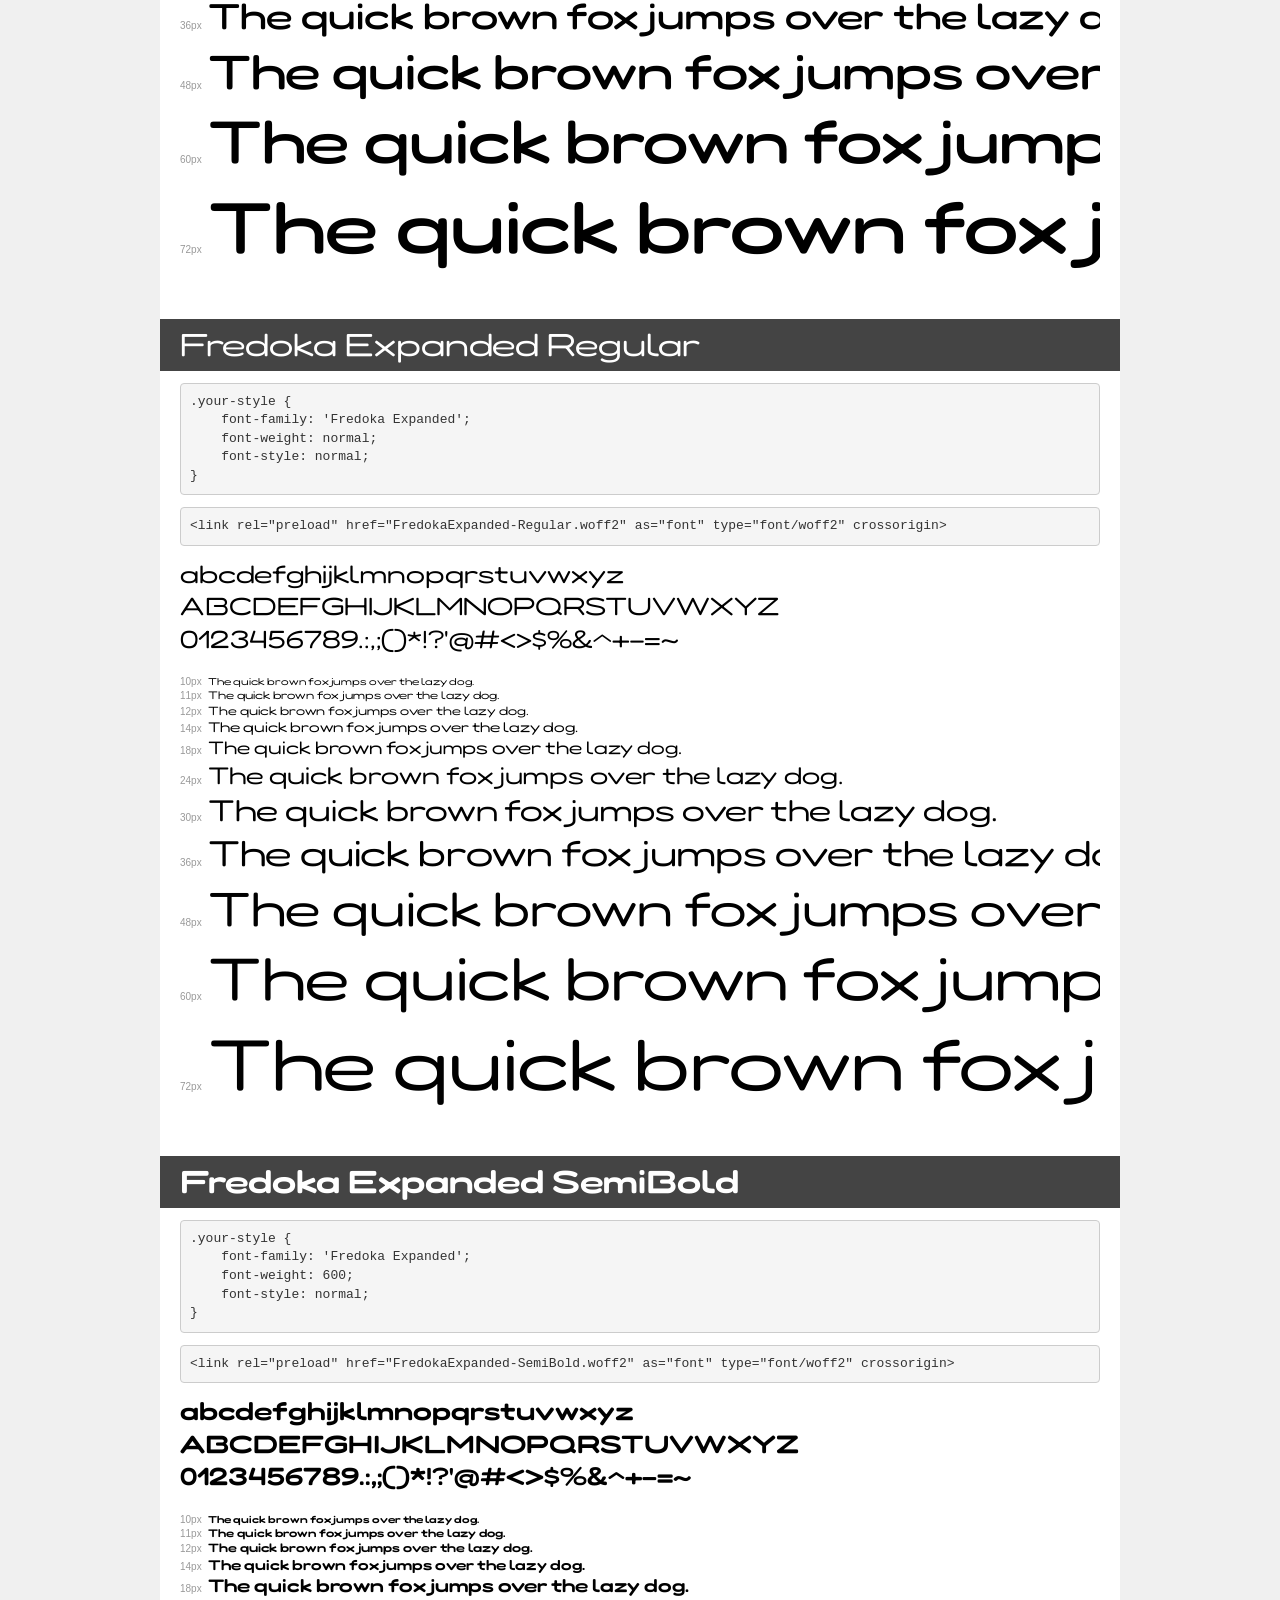
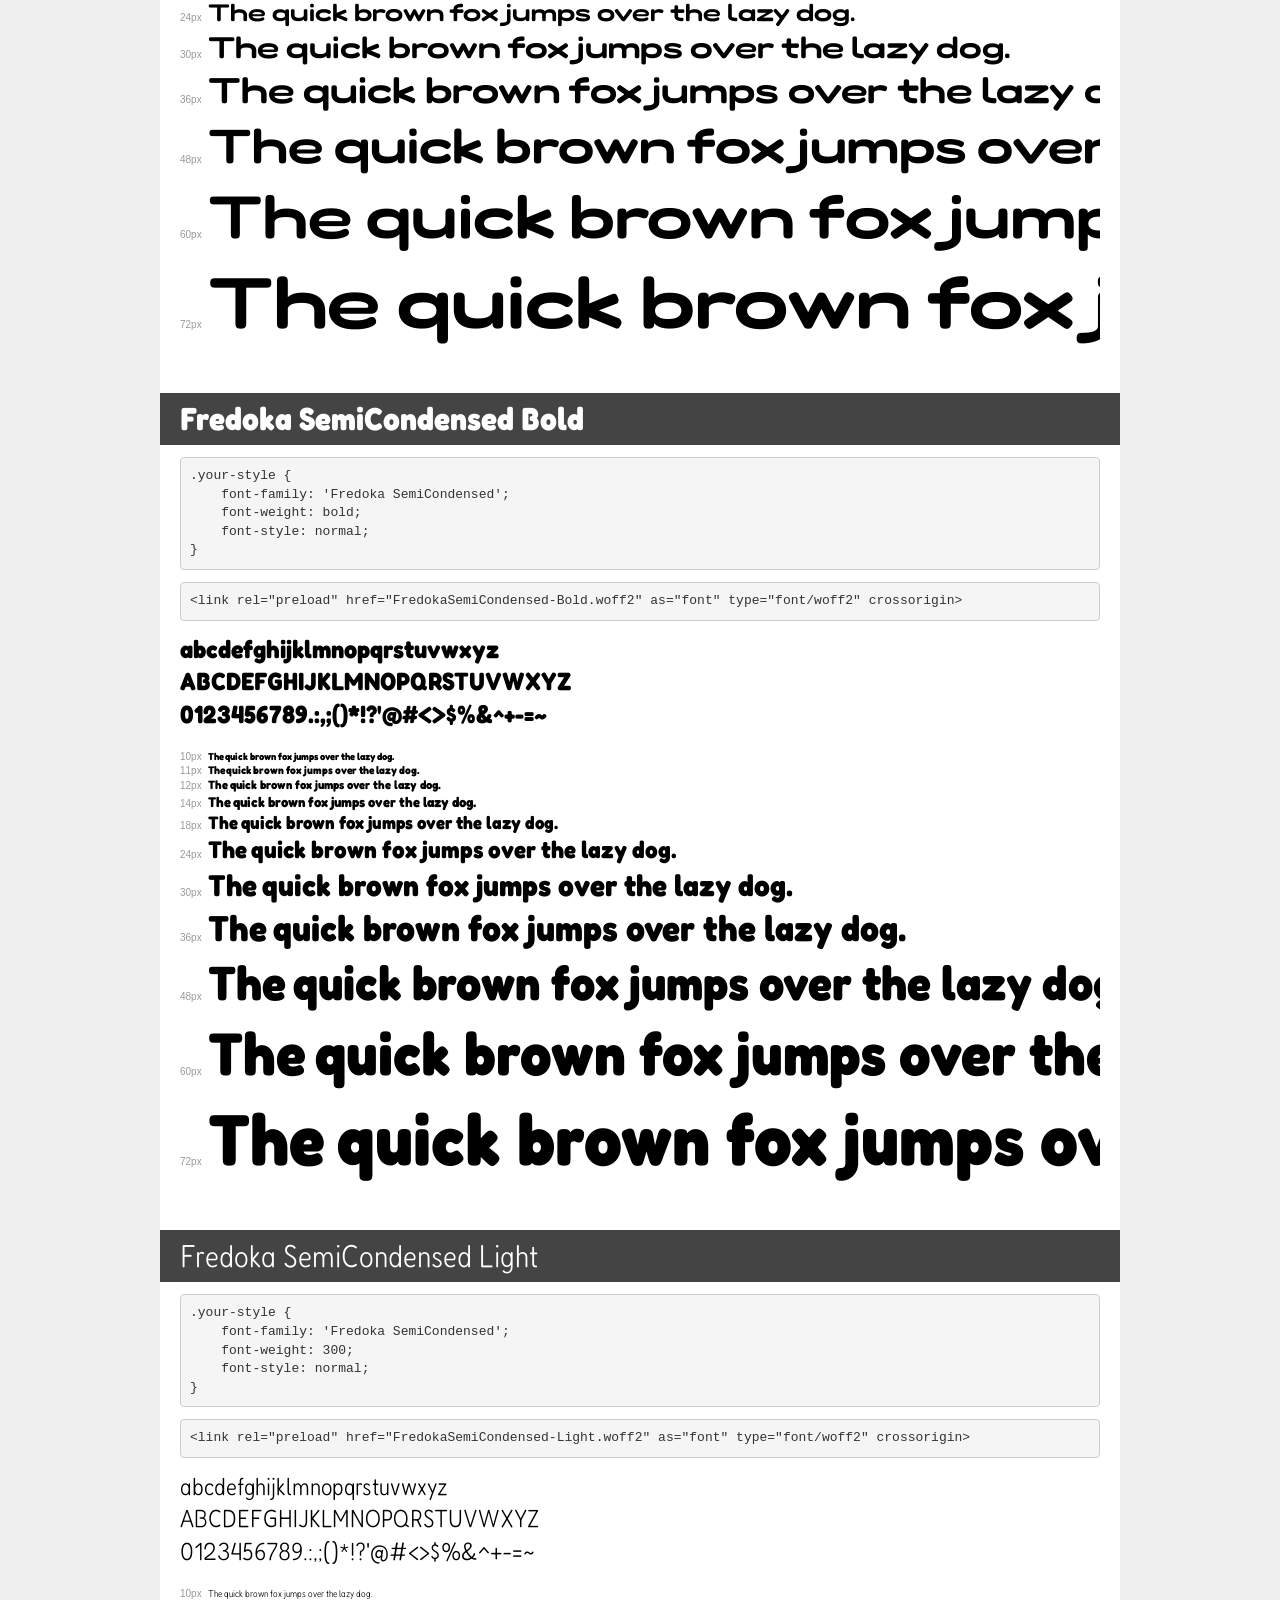
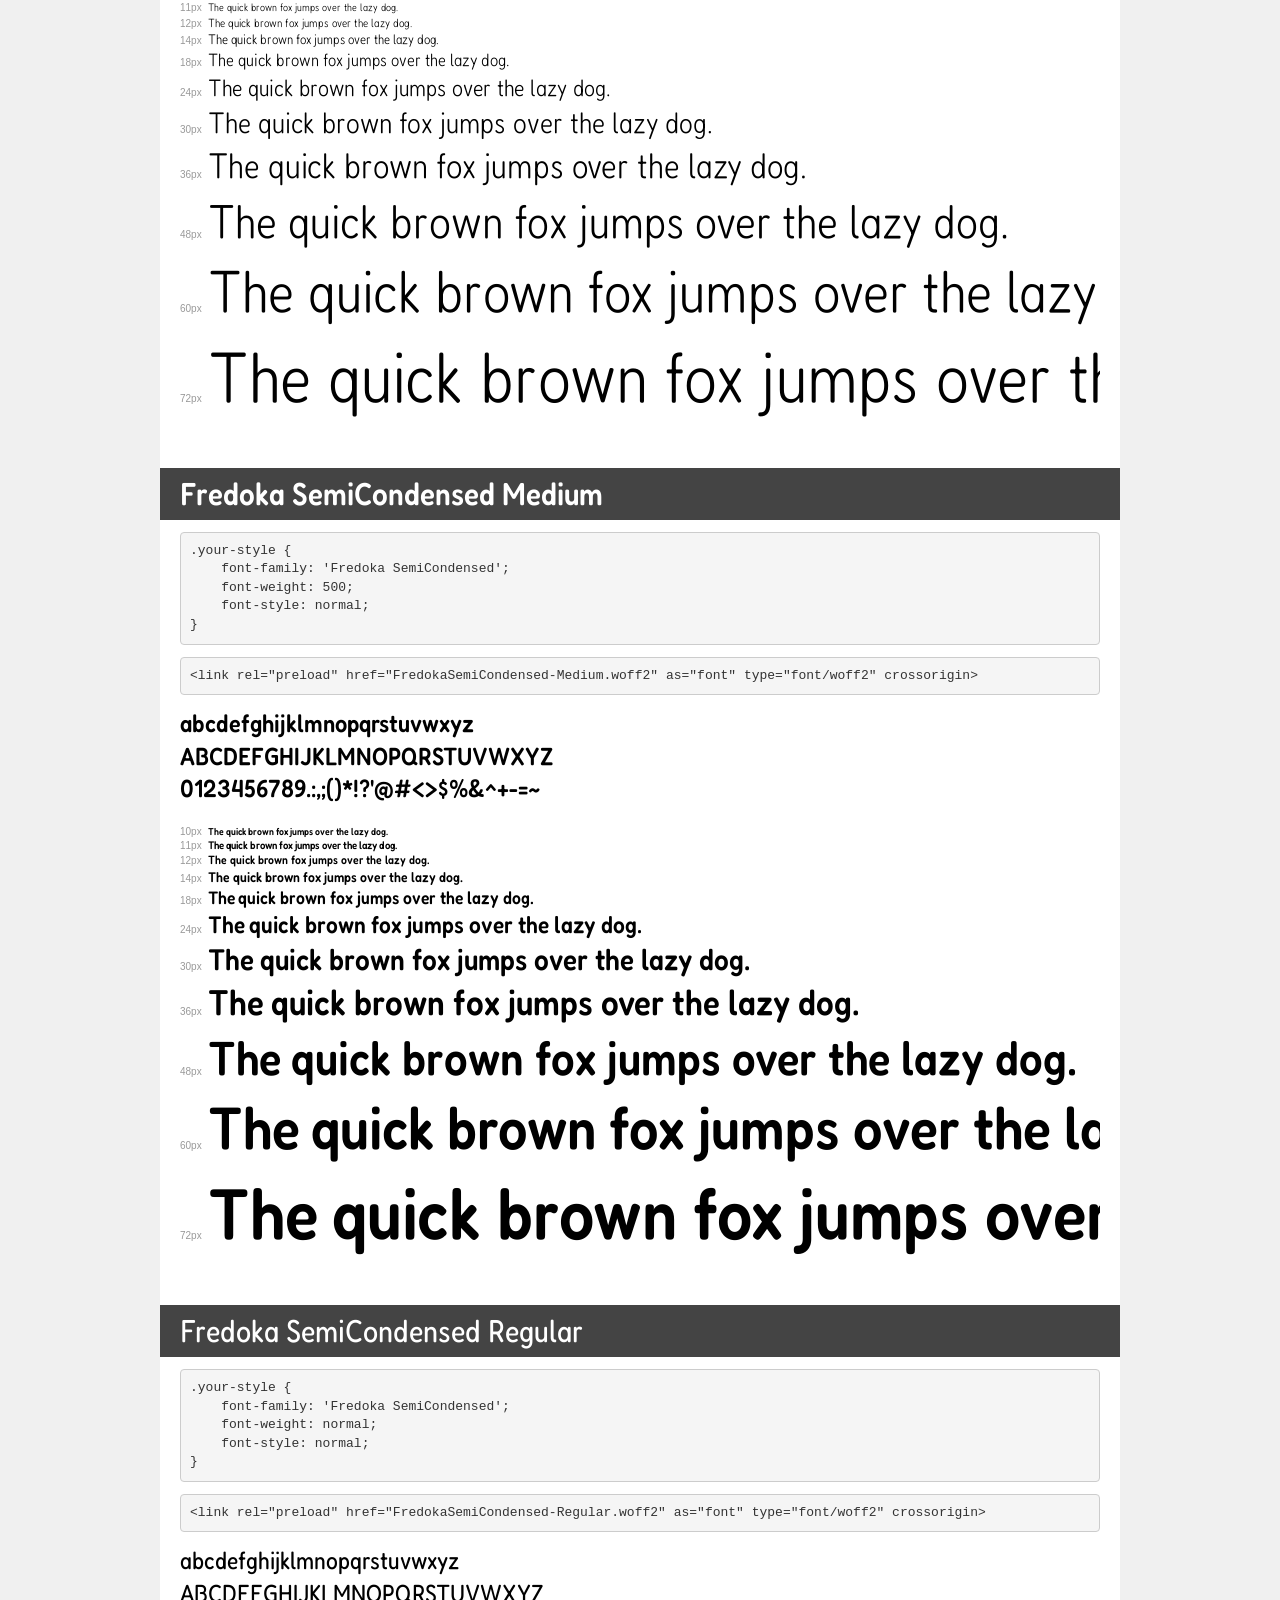
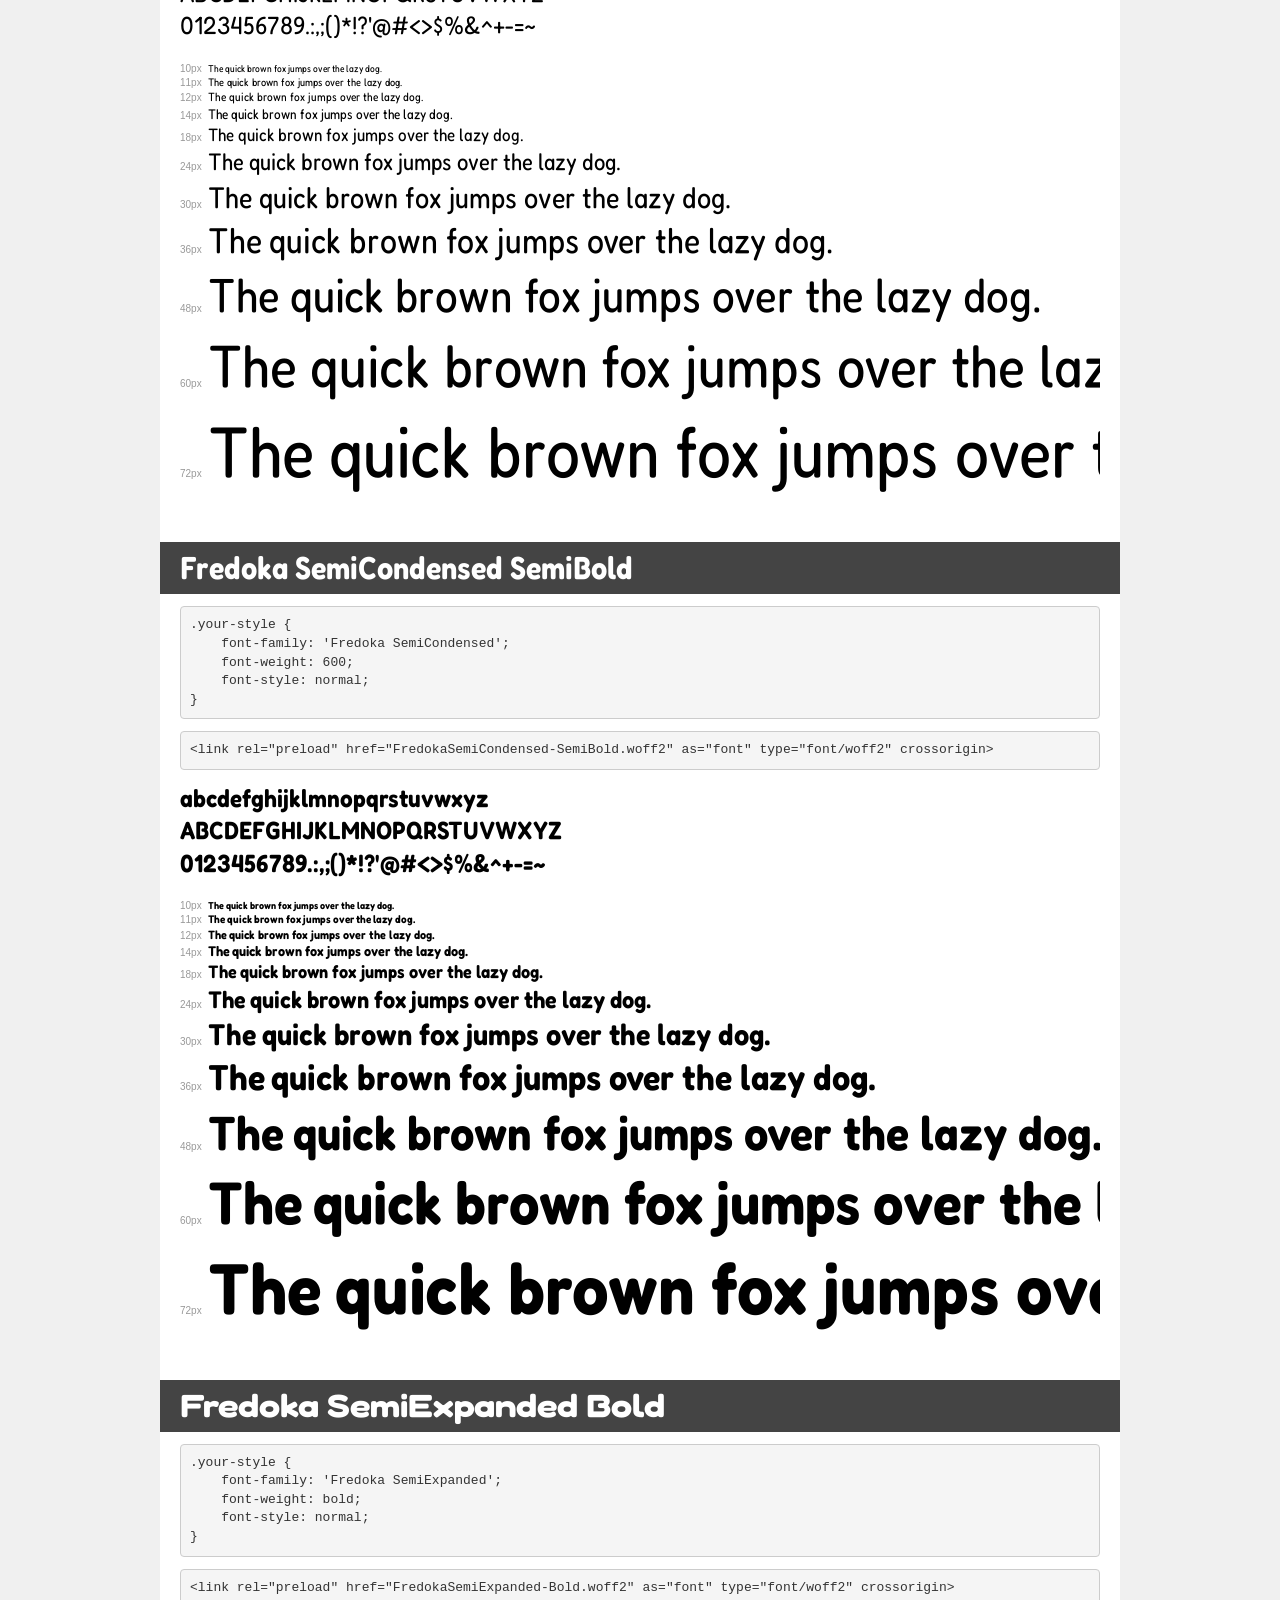
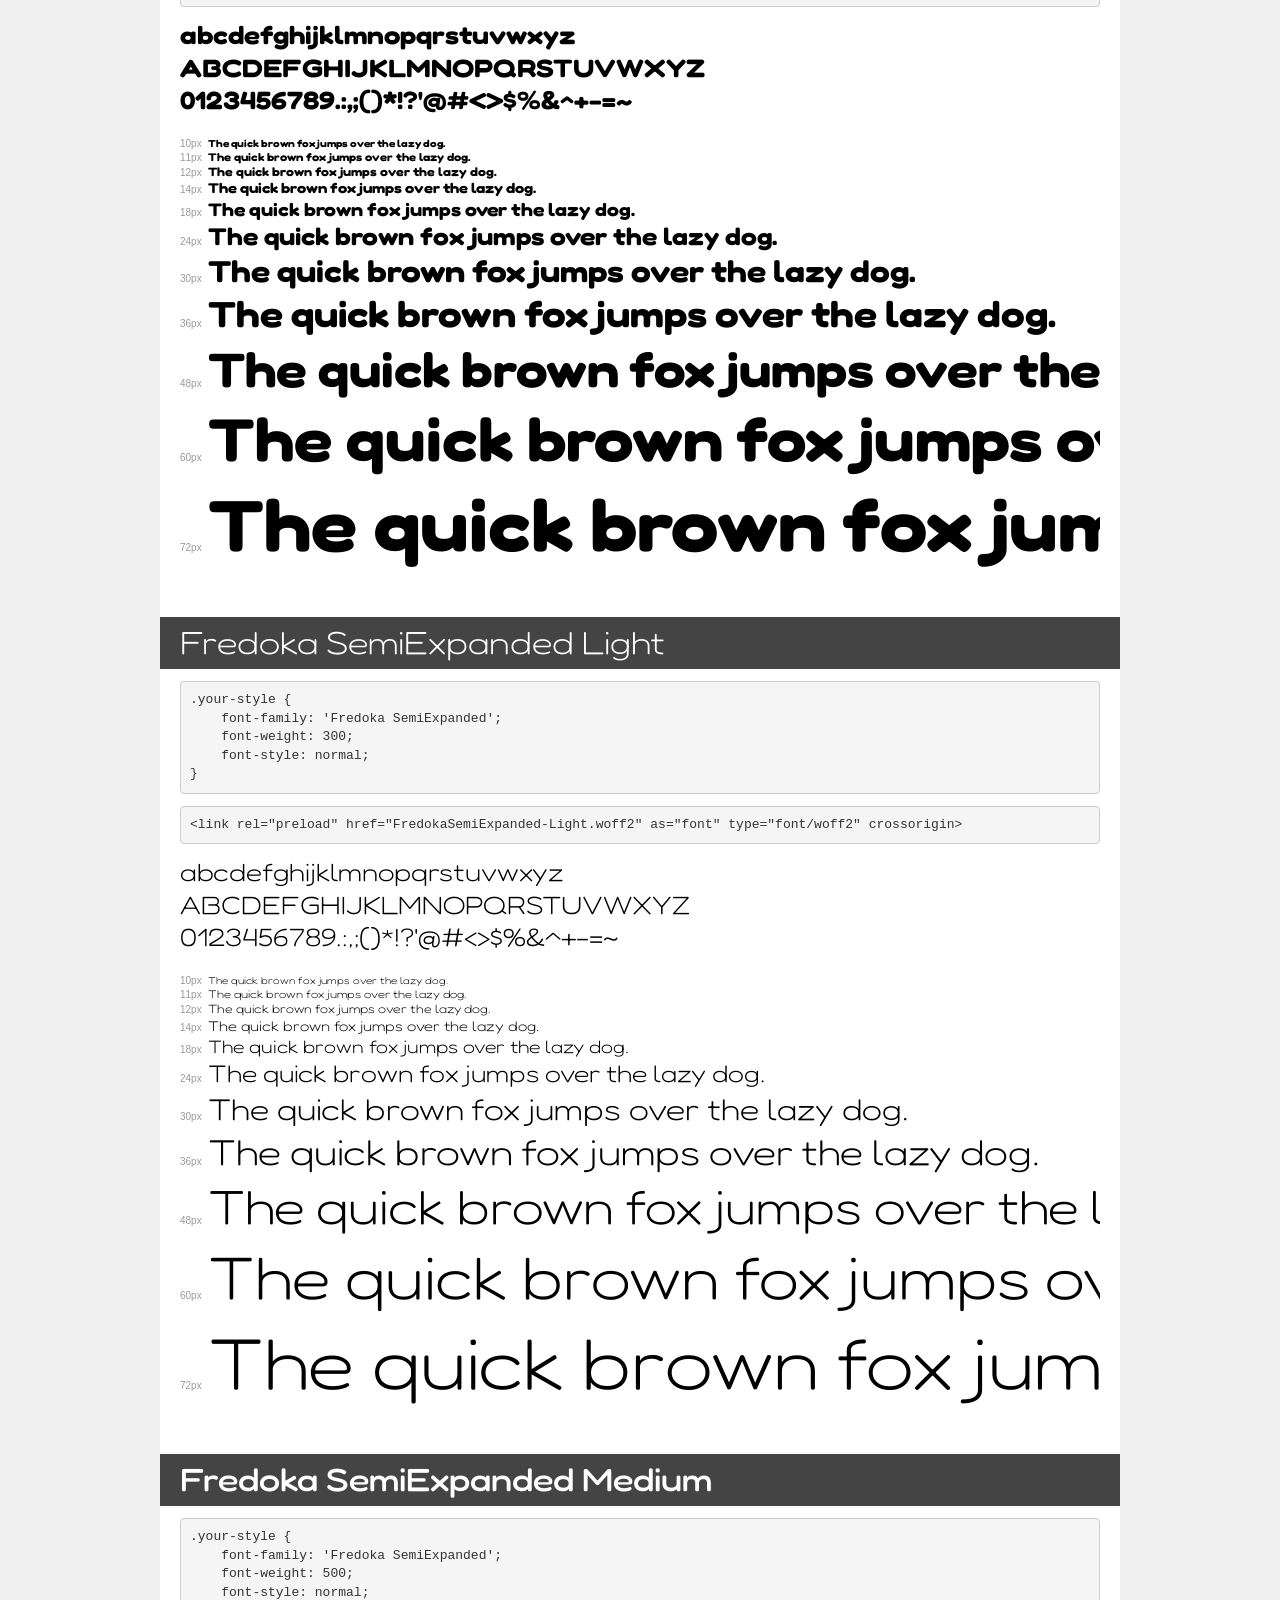
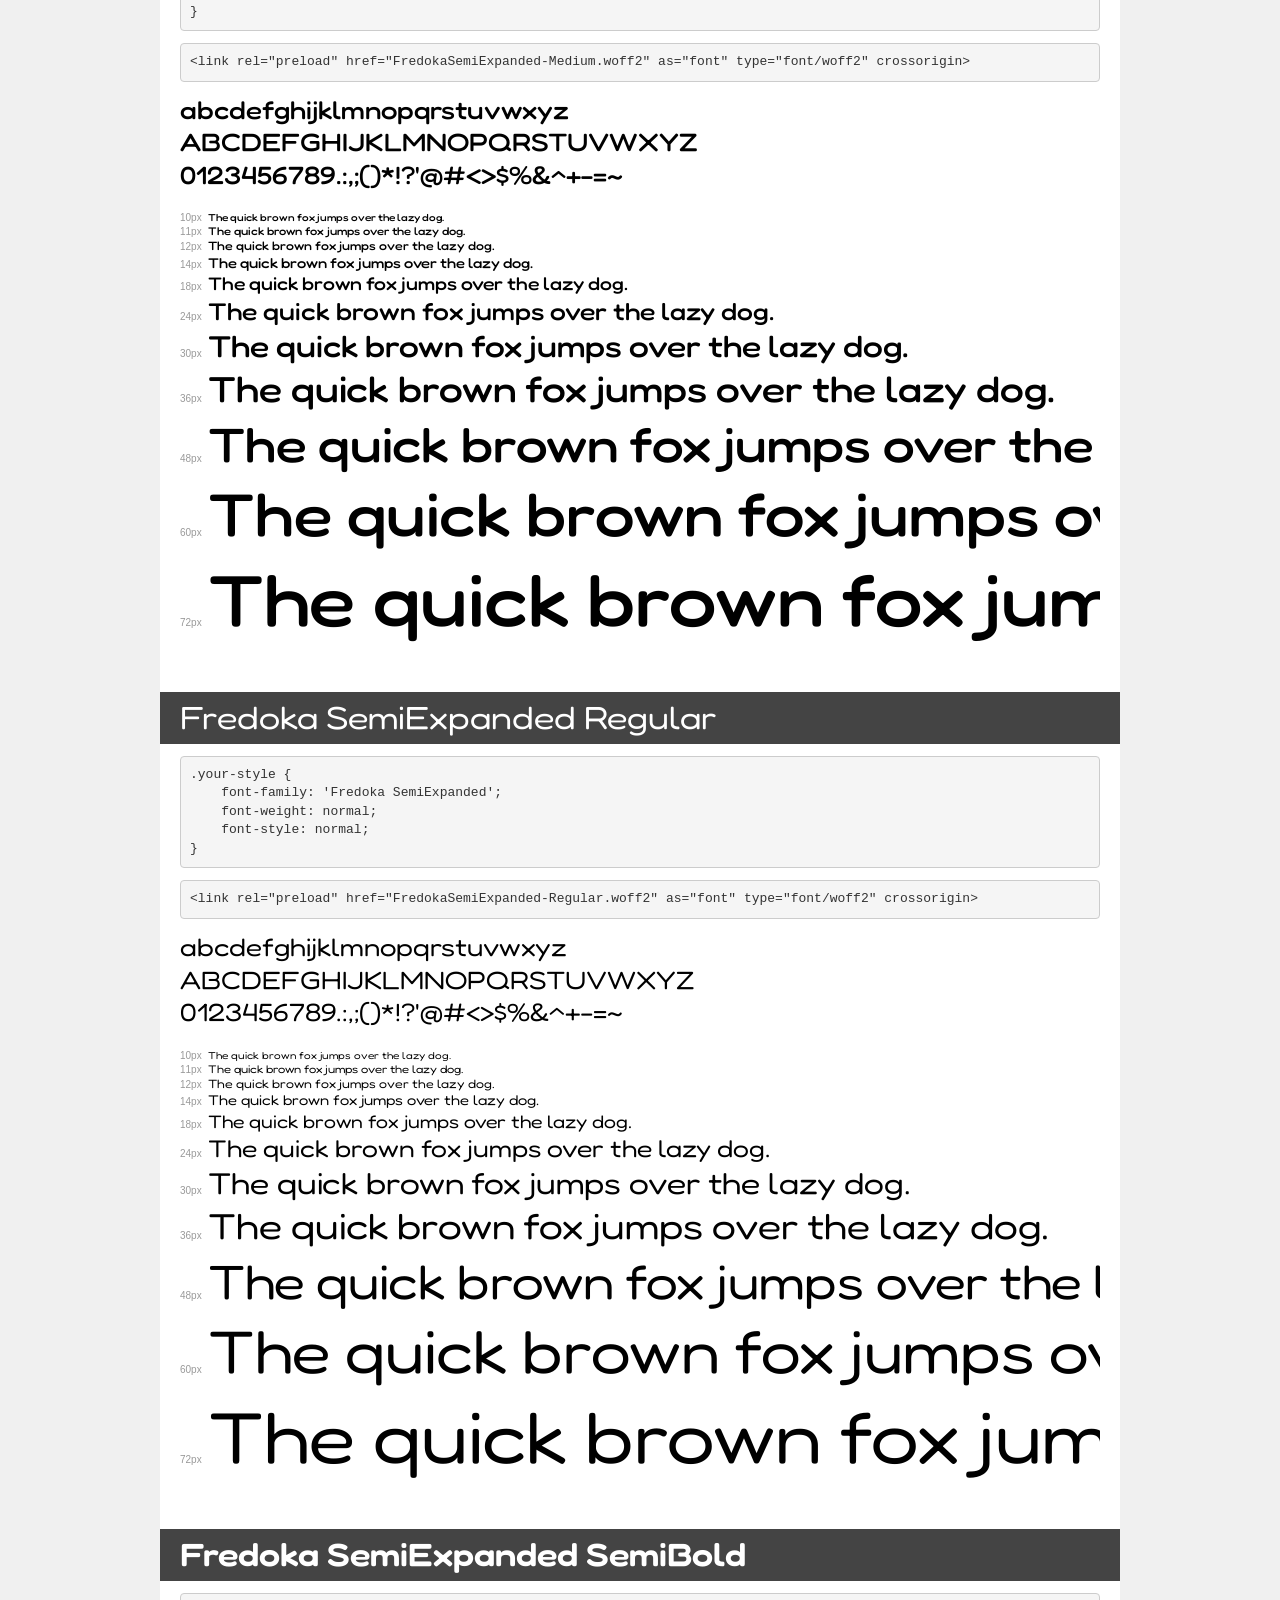
<file: font/fredoka/demo.html>
<!DOCTYPE html>
<html lang="en">
<head>
    <meta charset="utf-8">
    <meta http-equiv="X-UA-Compatible" content="IE=edge">
    <meta name="viewport" content="width=device-width, initial-scale=1">
    <meta name="robots" content="noindex, noarchive">
    <meta name="format-detection" content="telephone=no">
    <title>Transfonter demo</title>
    <link href="stylesheet.css" rel="stylesheet">
    <style>
        /*
        http://meyerweb.com/eric/tools/css/reset/
        v2.0 | 20110126
        License: none (public domain)
        */
        html, body, div, span, applet, object, iframe,
        h1, h2, h3, h4, h5, h6, p, blockquote, pre,
        a, abbr, acronym, address, big, cite, code,
        del, dfn, em, img, ins, kbd, q, s, samp,
        small, strike, strong, sub, sup, tt, var,
        b, u, i, center,
        dl, dt, dd, ol, ul, li,
        fieldset, form, label, legend,
        table, caption, tbody, tfoot, thead, tr, th, td,
        article, aside, canvas, details, embed,
        figure, figcaption, footer, header, hgroup,
        menu, nav, output, ruby, section, summary,
        time, mark, audio, video {
            margin: 0;
            padding: 0;
            border: 0;
            font-size: 100%;
            font: inherit;
            vertical-align: baseline;
        }
        /* HTML5 display-role reset for older browsers */
        article, aside, details, figcaption, figure,
        footer, header, hgroup, menu, nav, section {
            display: block;
        }
        body {
            line-height: 1;
        }
        ol, ul {
            list-style: none;
        }
        blockquote, q {
            quotes: none;
        }
        blockquote:before, blockquote:after,
        q:before, q:after {
            content: '';
            content: none;
        }
        table {
            border-collapse: collapse;
            border-spacing: 0;
        }
        /* demo styles */
        body {
            background: #f0f0f0;
            color: #000;
        }
        .page {
            background: #fff;
            width: 920px;
            margin: 0 auto;
            padding: 20px 20px 0 20px;
            overflow: hidden;
        }
        .font-container {
            overflow-x: auto;
            overflow-y: hidden;
            margin-bottom: 40px;
            line-height: 1.3;
            white-space: nowrap;
            padding-bottom: 5px;
        }
        h1 {
            position: relative;
            background: #444;
            font-size: 32px;
            color: #fff;
            padding: 10px 20px;
            margin: 0 -20px 12px -20px;
        }
        .letters {
            font-size: 25px;
            margin-bottom: 20px;
        }
        .s10:before {
            content: '10px';
        }
        .s11:before {
            content: '11px';
        }
        .s12:before {
            content: '12px';
        }
        .s14:before {
            content: '14px';
        }
        .s18:before {
            content: '18px';
        }
        .s24:before {
            content: '24px';
        }
        .s30:before {
            content: '30px';
        }
        .s36:before {
            content: '36px';
        }
        .s48:before {
            content: '48px';
        }
        .s60:before {
            content: '60px';
        }
        .s72:before {
            content: '72px';
        }
        .s10:before, .s11:before, .s12:before, .s14:before,
        .s18:before, .s24:before, .s30:before, .s36:before,
        .s48:before, .s60:before, .s72:before {
            font-family: Arial, sans-serif;
            font-size: 10px;
            font-weight: normal;
            font-style: normal;
            color: #999;
            padding-right: 6px;
        }
        pre {
            display: block;
            padding: 9px;
            margin: 0 0 12px;
            font-family: Monaco, Menlo, Consolas, "Courier New", monospace;
            font-size: 13px;
            line-height: 1.428571429;
            color: #333;
            font-weight: normal;
            font-style: normal;
            background-color: #f5f5f5;
            border: 1px solid #ccc;
            overflow-x: auto;
            border-radius: 4px;
        }
        /* responsive */
        @media (max-width: 959px) {
            .page {
                width: auto;
                margin: 0;
            }
        }
    </style>
</head>
<body>
<div class="page">
    <div class="demo">
        <h1 style="font-family: 'Fredoka Condensed'; font-weight: bold; font-style: normal;">Fredoka Condensed Bold</h1>
        <pre title="Usage">.your-style {
    font-family: 'Fredoka Condensed';
    font-weight: bold;
    font-style: normal;
}</pre>
        <pre title="Preload (optional)">
&lt;link rel=&quot;preload&quot; href=&quot;FredokaCondensed-Bold.woff2&quot; as=&quot;font&quot; type=&quot;font/woff2&quot; crossorigin&gt;</pre>
        <div class="font-container" style="font-family: 'Fredoka Condensed'; font-weight: bold; font-style: normal;">
            <p class="letters">
                abcdefghijklmnopqrstuvwxyz<br>
ABCDEFGHIJKLMNOPQRSTUVWXYZ<br>
                0123456789.:,;()*!?'@#&lt;&gt;$%&^+-=~
            </p>
            <p class="s10" style="font-size: 10px;">The quick brown fox jumps over the lazy dog.</p>
            <p class="s11" style="font-size: 11px;">The quick brown fox jumps over the lazy dog.</p>
            <p class="s12" style="font-size: 12px;">The quick brown fox jumps over the lazy dog.</p>
            <p class="s14" style="font-size: 14px;">The quick brown fox jumps over the lazy dog.</p>
            <p class="s18" style="font-size: 18px;">The quick brown fox jumps over the lazy dog.</p>
            <p class="s24" style="font-size: 24px;">The quick brown fox jumps over the lazy dog.</p>
            <p class="s30" style="font-size: 30px;">The quick brown fox jumps over the lazy dog.</p>
            <p class="s36" style="font-size: 36px;">The quick brown fox jumps over the lazy dog.</p>
            <p class="s48" style="font-size: 48px;">The quick brown fox jumps over the lazy dog.</p>
            <p class="s60" style="font-size: 60px;">The quick brown fox jumps over the lazy dog.</p>
            <p class="s72" style="font-size: 72px;">The quick brown fox jumps over the lazy dog.</p>
        </div>
    </div>

    <div class="demo">
        <h1 style="font-family: 'Fredoka Condensed'; font-weight: 300; font-style: normal;">Fredoka Condensed Light</h1>
        <pre title="Usage">.your-style {
    font-family: 'Fredoka Condensed';
    font-weight: 300;
    font-style: normal;
}</pre>
        <pre title="Preload (optional)">
&lt;link rel=&quot;preload&quot; href=&quot;FredokaCondensed-Light.woff2&quot; as=&quot;font&quot; type=&quot;font/woff2&quot; crossorigin&gt;</pre>
        <div class="font-container" style="font-family: 'Fredoka Condensed'; font-weight: 300; font-style: normal;">
            <p class="letters">
                abcdefghijklmnopqrstuvwxyz<br>
ABCDEFGHIJKLMNOPQRSTUVWXYZ<br>
                0123456789.:,;()*!?'@#&lt;&gt;$%&^+-=~
            </p>
            <p class="s10" style="font-size: 10px;">The quick brown fox jumps over the lazy dog.</p>
            <p class="s11" style="font-size: 11px;">The quick brown fox jumps over the lazy dog.</p>
            <p class="s12" style="font-size: 12px;">The quick brown fox jumps over the lazy dog.</p>
            <p class="s14" style="font-size: 14px;">The quick brown fox jumps over the lazy dog.</p>
            <p class="s18" style="font-size: 18px;">The quick brown fox jumps over the lazy dog.</p>
            <p class="s24" style="font-size: 24px;">The quick brown fox jumps over the lazy dog.</p>
            <p class="s30" style="font-size: 30px;">The quick brown fox jumps over the lazy dog.</p>
            <p class="s36" style="font-size: 36px;">The quick brown fox jumps over the lazy dog.</p>
            <p class="s48" style="font-size: 48px;">The quick brown fox jumps over the lazy dog.</p>
            <p class="s60" style="font-size: 60px;">The quick brown fox jumps over the lazy dog.</p>
            <p class="s72" style="font-size: 72px;">The quick brown fox jumps over the lazy dog.</p>
        </div>
    </div>

    <div class="demo">
        <h1 style="font-family: 'Fredoka Condensed'; font-weight: 500; font-style: normal;">Fredoka Condensed Medium</h1>
        <pre title="Usage">.your-style {
    font-family: 'Fredoka Condensed';
    font-weight: 500;
    font-style: normal;
}</pre>
        <pre title="Preload (optional)">
&lt;link rel=&quot;preload&quot; href=&quot;FredokaCondensed-Medium.woff2&quot; as=&quot;font&quot; type=&quot;font/woff2&quot; crossorigin&gt;</pre>
        <div class="font-container" style="font-family: 'Fredoka Condensed'; font-weight: 500; font-style: normal;">
            <p class="letters">
                abcdefghijklmnopqrstuvwxyz<br>
ABCDEFGHIJKLMNOPQRSTUVWXYZ<br>
                0123456789.:,;()*!?'@#&lt;&gt;$%&^+-=~
            </p>
            <p class="s10" style="font-size: 10px;">The quick brown fox jumps over the lazy dog.</p>
            <p class="s11" style="font-size: 11px;">The quick brown fox jumps over the lazy dog.</p>
            <p class="s12" style="font-size: 12px;">The quick brown fox jumps over the lazy dog.</p>
            <p class="s14" style="font-size: 14px;">The quick brown fox jumps over the lazy dog.</p>
            <p class="s18" style="font-size: 18px;">The quick brown fox jumps over the lazy dog.</p>
            <p class="s24" style="font-size: 24px;">The quick brown fox jumps over the lazy dog.</p>
            <p class="s30" style="font-size: 30px;">The quick brown fox jumps over the lazy dog.</p>
            <p class="s36" style="font-size: 36px;">The quick brown fox jumps over the lazy dog.</p>
            <p class="s48" style="font-size: 48px;">The quick brown fox jumps over the lazy dog.</p>
            <p class="s60" style="font-size: 60px;">The quick brown fox jumps over the lazy dog.</p>
            <p class="s72" style="font-size: 72px;">The quick brown fox jumps over the lazy dog.</p>
        </div>
    </div>

    <div class="demo">
        <h1 style="font-family: 'Fredoka Condensed'; font-weight: normal; font-style: normal;">Fredoka Condensed Regular</h1>
        <pre title="Usage">.your-style {
    font-family: 'Fredoka Condensed';
    font-weight: normal;
    font-style: normal;
}</pre>
        <pre title="Preload (optional)">
&lt;link rel=&quot;preload&quot; href=&quot;FredokaCondensed-Regular.woff2&quot; as=&quot;font&quot; type=&quot;font/woff2&quot; crossorigin&gt;</pre>
        <div class="font-container" style="font-family: 'Fredoka Condensed'; font-weight: normal; font-style: normal;">
            <p class="letters">
                abcdefghijklmnopqrstuvwxyz<br>
ABCDEFGHIJKLMNOPQRSTUVWXYZ<br>
                0123456789.:,;()*!?'@#&lt;&gt;$%&^+-=~
            </p>
            <p class="s10" style="font-size: 10px;">The quick brown fox jumps over the lazy dog.</p>
            <p class="s11" style="font-size: 11px;">The quick brown fox jumps over the lazy dog.</p>
            <p class="s12" style="font-size: 12px;">The quick brown fox jumps over the lazy dog.</p>
            <p class="s14" style="font-size: 14px;">The quick brown fox jumps over the lazy dog.</p>
            <p class="s18" style="font-size: 18px;">The quick brown fox jumps over the lazy dog.</p>
            <p class="s24" style="font-size: 24px;">The quick brown fox jumps over the lazy dog.</p>
            <p class="s30" style="font-size: 30px;">The quick brown fox jumps over the lazy dog.</p>
            <p class="s36" style="font-size: 36px;">The quick brown fox jumps over the lazy dog.</p>
            <p class="s48" style="font-size: 48px;">The quick brown fox jumps over the lazy dog.</p>
            <p class="s60" style="font-size: 60px;">The quick brown fox jumps over the lazy dog.</p>
            <p class="s72" style="font-size: 72px;">The quick brown fox jumps over the lazy dog.</p>
        </div>
    </div>

    <div class="demo">
        <h1 style="font-family: 'Fredoka Condensed'; font-weight: 600; font-style: normal;">Fredoka Condensed SemiBold</h1>
        <pre title="Usage">.your-style {
    font-family: 'Fredoka Condensed';
    font-weight: 600;
    font-style: normal;
}</pre>
        <pre title="Preload (optional)">
&lt;link rel=&quot;preload&quot; href=&quot;FredokaCondensed-SemiBold.woff2&quot; as=&quot;font&quot; type=&quot;font/woff2&quot; crossorigin&gt;</pre>
        <div class="font-container" style="font-family: 'Fredoka Condensed'; font-weight: 600; font-style: normal;">
            <p class="letters">
                abcdefghijklmnopqrstuvwxyz<br>
ABCDEFGHIJKLMNOPQRSTUVWXYZ<br>
                0123456789.:,;()*!?'@#&lt;&gt;$%&^+-=~
            </p>
            <p class="s10" style="font-size: 10px;">The quick brown fox jumps over the lazy dog.</p>
            <p class="s11" style="font-size: 11px;">The quick brown fox jumps over the lazy dog.</p>
            <p class="s12" style="font-size: 12px;">The quick brown fox jumps over the lazy dog.</p>
            <p class="s14" style="font-size: 14px;">The quick brown fox jumps over the lazy dog.</p>
            <p class="s18" style="font-size: 18px;">The quick brown fox jumps over the lazy dog.</p>
            <p class="s24" style="font-size: 24px;">The quick brown fox jumps over the lazy dog.</p>
            <p class="s30" style="font-size: 30px;">The quick brown fox jumps over the lazy dog.</p>
            <p class="s36" style="font-size: 36px;">The quick brown fox jumps over the lazy dog.</p>
            <p class="s48" style="font-size: 48px;">The quick brown fox jumps over the lazy dog.</p>
            <p class="s60" style="font-size: 60px;">The quick brown fox jumps over the lazy dog.</p>
            <p class="s72" style="font-size: 72px;">The quick brown fox jumps over the lazy dog.</p>
        </div>
    </div>

    <div class="demo">
        <h1 style="font-family: 'Fredoka Expanded'; font-weight: bold; font-style: normal;">Fredoka Expanded Bold</h1>
        <pre title="Usage">.your-style {
    font-family: 'Fredoka Expanded';
    font-weight: bold;
    font-style: normal;
}</pre>
        <pre title="Preload (optional)">
&lt;link rel=&quot;preload&quot; href=&quot;FredokaExpanded-Bold.woff2&quot; as=&quot;font&quot; type=&quot;font/woff2&quot; crossorigin&gt;</pre>
        <div class="font-container" style="font-family: 'Fredoka Expanded'; font-weight: bold; font-style: normal;">
            <p class="letters">
                abcdefghijklmnopqrstuvwxyz<br>
ABCDEFGHIJKLMNOPQRSTUVWXYZ<br>
                0123456789.:,;()*!?'@#&lt;&gt;$%&^+-=~
            </p>
            <p class="s10" style="font-size: 10px;">The quick brown fox jumps over the lazy dog.</p>
            <p class="s11" style="font-size: 11px;">The quick brown fox jumps over the lazy dog.</p>
            <p class="s12" style="font-size: 12px;">The quick brown fox jumps over the lazy dog.</p>
            <p class="s14" style="font-size: 14px;">The quick brown fox jumps over the lazy dog.</p>
            <p class="s18" style="font-size: 18px;">The quick brown fox jumps over the lazy dog.</p>
            <p class="s24" style="font-size: 24px;">The quick brown fox jumps over the lazy dog.</p>
            <p class="s30" style="font-size: 30px;">The quick brown fox jumps over the lazy dog.</p>
            <p class="s36" style="font-size: 36px;">The quick brown fox jumps over the lazy dog.</p>
            <p class="s48" style="font-size: 48px;">The quick brown fox jumps over the lazy dog.</p>
            <p class="s60" style="font-size: 60px;">The quick brown fox jumps over the lazy dog.</p>
            <p class="s72" style="font-size: 72px;">The quick brown fox jumps over the lazy dog.</p>
        </div>
    </div>

    <div class="demo">
        <h1 style="font-family: 'Fredoka Expanded'; font-weight: 300; font-style: normal;">Fredoka Expanded Light</h1>
        <pre title="Usage">.your-style {
    font-family: 'Fredoka Expanded';
    font-weight: 300;
    font-style: normal;
}</pre>
        <pre title="Preload (optional)">
&lt;link rel=&quot;preload&quot; href=&quot;FredokaExpanded-Light.woff2&quot; as=&quot;font&quot; type=&quot;font/woff2&quot; crossorigin&gt;</pre>
        <div class="font-container" style="font-family: 'Fredoka Expanded'; font-weight: 300; font-style: normal;">
            <p class="letters">
                abcdefghijklmnopqrstuvwxyz<br>
ABCDEFGHIJKLMNOPQRSTUVWXYZ<br>
                0123456789.:,;()*!?'@#&lt;&gt;$%&^+-=~
            </p>
            <p class="s10" style="font-size: 10px;">The quick brown fox jumps over the lazy dog.</p>
            <p class="s11" style="font-size: 11px;">The quick brown fox jumps over the lazy dog.</p>
            <p class="s12" style="font-size: 12px;">The quick brown fox jumps over the lazy dog.</p>
            <p class="s14" style="font-size: 14px;">The quick brown fox jumps over the lazy dog.</p>
            <p class="s18" style="font-size: 18px;">The quick brown fox jumps over the lazy dog.</p>
            <p class="s24" style="font-size: 24px;">The quick brown fox jumps over the lazy dog.</p>
            <p class="s30" style="font-size: 30px;">The quick brown fox jumps over the lazy dog.</p>
            <p class="s36" style="font-size: 36px;">The quick brown fox jumps over the lazy dog.</p>
            <p class="s48" style="font-size: 48px;">The quick brown fox jumps over the lazy dog.</p>
            <p class="s60" style="font-size: 60px;">The quick brown fox jumps over the lazy dog.</p>
            <p class="s72" style="font-size: 72px;">The quick brown fox jumps over the lazy dog.</p>
        </div>
    </div>

    <div class="demo">
        <h1 style="font-family: 'Fredoka Expanded'; font-weight: 500; font-style: normal;">Fredoka Expanded Medium</h1>
        <pre title="Usage">.your-style {
    font-family: 'Fredoka Expanded';
    font-weight: 500;
    font-style: normal;
}</pre>
        <pre title="Preload (optional)">
&lt;link rel=&quot;preload&quot; href=&quot;FredokaExpanded-Medium.woff2&quot; as=&quot;font&quot; type=&quot;font/woff2&quot; crossorigin&gt;</pre>
        <div class="font-container" style="font-family: 'Fredoka Expanded'; font-weight: 500; font-style: normal;">
            <p class="letters">
                abcdefghijklmnopqrstuvwxyz<br>
ABCDEFGHIJKLMNOPQRSTUVWXYZ<br>
                0123456789.:,;()*!?'@#&lt;&gt;$%&^+-=~
            </p>
            <p class="s10" style="font-size: 10px;">The quick brown fox jumps over the lazy dog.</p>
            <p class="s11" style="font-size: 11px;">The quick brown fox jumps over the lazy dog.</p>
            <p class="s12" style="font-size: 12px;">The quick brown fox jumps over the lazy dog.</p>
            <p class="s14" style="font-size: 14px;">The quick brown fox jumps over the lazy dog.</p>
            <p class="s18" style="font-size: 18px;">The quick brown fox jumps over the lazy dog.</p>
            <p class="s24" style="font-size: 24px;">The quick brown fox jumps over the lazy dog.</p>
            <p class="s30" style="font-size: 30px;">The quick brown fox jumps over the lazy dog.</p>
            <p class="s36" style="font-size: 36px;">The quick brown fox jumps over the lazy dog.</p>
            <p class="s48" style="font-size: 48px;">The quick brown fox jumps over the lazy dog.</p>
            <p class="s60" style="font-size: 60px;">The quick brown fox jumps over the lazy dog.</p>
            <p class="s72" style="font-size: 72px;">The quick brown fox jumps over the lazy dog.</p>
        </div>
    </div>

    <div class="demo">
        <h1 style="font-family: 'Fredoka Expanded'; font-weight: normal; font-style: normal;">Fredoka Expanded Regular</h1>
        <pre title="Usage">.your-style {
    font-family: 'Fredoka Expanded';
    font-weight: normal;
    font-style: normal;
}</pre>
        <pre title="Preload (optional)">
&lt;link rel=&quot;preload&quot; href=&quot;FredokaExpanded-Regular.woff2&quot; as=&quot;font&quot; type=&quot;font/woff2&quot; crossorigin&gt;</pre>
        <div class="font-container" style="font-family: 'Fredoka Expanded'; font-weight: normal; font-style: normal;">
            <p class="letters">
                abcdefghijklmnopqrstuvwxyz<br>
ABCDEFGHIJKLMNOPQRSTUVWXYZ<br>
                0123456789.:,;()*!?'@#&lt;&gt;$%&^+-=~
            </p>
            <p class="s10" style="font-size: 10px;">The quick brown fox jumps over the lazy dog.</p>
            <p class="s11" style="font-size: 11px;">The quick brown fox jumps over the lazy dog.</p>
            <p class="s12" style="font-size: 12px;">The quick brown fox jumps over the lazy dog.</p>
            <p class="s14" style="font-size: 14px;">The quick brown fox jumps over the lazy dog.</p>
            <p class="s18" style="font-size: 18px;">The quick brown fox jumps over the lazy dog.</p>
            <p class="s24" style="font-size: 24px;">The quick brown fox jumps over the lazy dog.</p>
            <p class="s30" style="font-size: 30px;">The quick brown fox jumps over the lazy dog.</p>
            <p class="s36" style="font-size: 36px;">The quick brown fox jumps over the lazy dog.</p>
            <p class="s48" style="font-size: 48px;">The quick brown fox jumps over the lazy dog.</p>
            <p class="s60" style="font-size: 60px;">The quick brown fox jumps over the lazy dog.</p>
            <p class="s72" style="font-size: 72px;">The quick brown fox jumps over the lazy dog.</p>
        </div>
    </div>

    <div class="demo">
        <h1 style="font-family: 'Fredoka Expanded'; font-weight: 600; font-style: normal;">Fredoka Expanded SemiBold</h1>
        <pre title="Usage">.your-style {
    font-family: 'Fredoka Expanded';
    font-weight: 600;
    font-style: normal;
}</pre>
        <pre title="Preload (optional)">
&lt;link rel=&quot;preload&quot; href=&quot;FredokaExpanded-SemiBold.woff2&quot; as=&quot;font&quot; type=&quot;font/woff2&quot; crossorigin&gt;</pre>
        <div class="font-container" style="font-family: 'Fredoka Expanded'; font-weight: 600; font-style: normal;">
            <p class="letters">
                abcdefghijklmnopqrstuvwxyz<br>
ABCDEFGHIJKLMNOPQRSTUVWXYZ<br>
                0123456789.:,;()*!?'@#&lt;&gt;$%&^+-=~
            </p>
            <p class="s10" style="font-size: 10px;">The quick brown fox jumps over the lazy dog.</p>
            <p class="s11" style="font-size: 11px;">The quick brown fox jumps over the lazy dog.</p>
            <p class="s12" style="font-size: 12px;">The quick brown fox jumps over the lazy dog.</p>
            <p class="s14" style="font-size: 14px;">The quick brown fox jumps over the lazy dog.</p>
            <p class="s18" style="font-size: 18px;">The quick brown fox jumps over the lazy dog.</p>
            <p class="s24" style="font-size: 24px;">The quick brown fox jumps over the lazy dog.</p>
            <p class="s30" style="font-size: 30px;">The quick brown fox jumps over the lazy dog.</p>
            <p class="s36" style="font-size: 36px;">The quick brown fox jumps over the lazy dog.</p>
            <p class="s48" style="font-size: 48px;">The quick brown fox jumps over the lazy dog.</p>
            <p class="s60" style="font-size: 60px;">The quick brown fox jumps over the lazy dog.</p>
            <p class="s72" style="font-size: 72px;">The quick brown fox jumps over the lazy dog.</p>
        </div>
    </div>

    <div class="demo">
        <h1 style="font-family: 'Fredoka SemiCondensed'; font-weight: bold; font-style: normal;">Fredoka SemiCondensed Bold</h1>
        <pre title="Usage">.your-style {
    font-family: 'Fredoka SemiCondensed';
    font-weight: bold;
    font-style: normal;
}</pre>
        <pre title="Preload (optional)">
&lt;link rel=&quot;preload&quot; href=&quot;FredokaSemiCondensed-Bold.woff2&quot; as=&quot;font&quot; type=&quot;font/woff2&quot; crossorigin&gt;</pre>
        <div class="font-container" style="font-family: 'Fredoka SemiCondensed'; font-weight: bold; font-style: normal;">
            <p class="letters">
                abcdefghijklmnopqrstuvwxyz<br>
ABCDEFGHIJKLMNOPQRSTUVWXYZ<br>
                0123456789.:,;()*!?'@#&lt;&gt;$%&^+-=~
            </p>
            <p class="s10" style="font-size: 10px;">The quick brown fox jumps over the lazy dog.</p>
            <p class="s11" style="font-size: 11px;">The quick brown fox jumps over the lazy dog.</p>
            <p class="s12" style="font-size: 12px;">The quick brown fox jumps over the lazy dog.</p>
            <p class="s14" style="font-size: 14px;">The quick brown fox jumps over the lazy dog.</p>
            <p class="s18" style="font-size: 18px;">The quick brown fox jumps over the lazy dog.</p>
            <p class="s24" style="font-size: 24px;">The quick brown fox jumps over the lazy dog.</p>
            <p class="s30" style="font-size: 30px;">The quick brown fox jumps over the lazy dog.</p>
            <p class="s36" style="font-size: 36px;">The quick brown fox jumps over the lazy dog.</p>
            <p class="s48" style="font-size: 48px;">The quick brown fox jumps over the lazy dog.</p>
            <p class="s60" style="font-size: 60px;">The quick brown fox jumps over the lazy dog.</p>
            <p class="s72" style="font-size: 72px;">The quick brown fox jumps over the lazy dog.</p>
        </div>
    </div>

    <div class="demo">
        <h1 style="font-family: 'Fredoka SemiCondensed'; font-weight: 300; font-style: normal;">Fredoka SemiCondensed Light</h1>
        <pre title="Usage">.your-style {
    font-family: 'Fredoka SemiCondensed';
    font-weight: 300;
    font-style: normal;
}</pre>
        <pre title="Preload (optional)">
&lt;link rel=&quot;preload&quot; href=&quot;FredokaSemiCondensed-Light.woff2&quot; as=&quot;font&quot; type=&quot;font/woff2&quot; crossorigin&gt;</pre>
        <div class="font-container" style="font-family: 'Fredoka SemiCondensed'; font-weight: 300; font-style: normal;">
            <p class="letters">
                abcdefghijklmnopqrstuvwxyz<br>
ABCDEFGHIJKLMNOPQRSTUVWXYZ<br>
                0123456789.:,;()*!?'@#&lt;&gt;$%&^+-=~
            </p>
            <p class="s10" style="font-size: 10px;">The quick brown fox jumps over the lazy dog.</p>
            <p class="s11" style="font-size: 11px;">The quick brown fox jumps over the lazy dog.</p>
            <p class="s12" style="font-size: 12px;">The quick brown fox jumps over the lazy dog.</p>
            <p class="s14" style="font-size: 14px;">The quick brown fox jumps over the lazy dog.</p>
            <p class="s18" style="font-size: 18px;">The quick brown fox jumps over the lazy dog.</p>
            <p class="s24" style="font-size: 24px;">The quick brown fox jumps over the lazy dog.</p>
            <p class="s30" style="font-size: 30px;">The quick brown fox jumps over the lazy dog.</p>
            <p class="s36" style="font-size: 36px;">The quick brown fox jumps over the lazy dog.</p>
            <p class="s48" style="font-size: 48px;">The quick brown fox jumps over the lazy dog.</p>
            <p class="s60" style="font-size: 60px;">The quick brown fox jumps over the lazy dog.</p>
            <p class="s72" style="font-size: 72px;">The quick brown fox jumps over the lazy dog.</p>
        </div>
    </div>

    <div class="demo">
        <h1 style="font-family: 'Fredoka SemiCondensed'; font-weight: 500; font-style: normal;">Fredoka SemiCondensed Medium</h1>
        <pre title="Usage">.your-style {
    font-family: 'Fredoka SemiCondensed';
    font-weight: 500;
    font-style: normal;
}</pre>
        <pre title="Preload (optional)">
&lt;link rel=&quot;preload&quot; href=&quot;FredokaSemiCondensed-Medium.woff2&quot; as=&quot;font&quot; type=&quot;font/woff2&quot; crossorigin&gt;</pre>
        <div class="font-container" style="font-family: 'Fredoka SemiCondensed'; font-weight: 500; font-style: normal;">
            <p class="letters">
                abcdefghijklmnopqrstuvwxyz<br>
ABCDEFGHIJKLMNOPQRSTUVWXYZ<br>
                0123456789.:,;()*!?'@#&lt;&gt;$%&^+-=~
            </p>
            <p class="s10" style="font-size: 10px;">The quick brown fox jumps over the lazy dog.</p>
            <p class="s11" style="font-size: 11px;">The quick brown fox jumps over the lazy dog.</p>
            <p class="s12" style="font-size: 12px;">The quick brown fox jumps over the lazy dog.</p>
            <p class="s14" style="font-size: 14px;">The quick brown fox jumps over the lazy dog.</p>
            <p class="s18" style="font-size: 18px;">The quick brown fox jumps over the lazy dog.</p>
            <p class="s24" style="font-size: 24px;">The quick brown fox jumps over the lazy dog.</p>
            <p class="s30" style="font-size: 30px;">The quick brown fox jumps over the lazy dog.</p>
            <p class="s36" style="font-size: 36px;">The quick brown fox jumps over the lazy dog.</p>
            <p class="s48" style="font-size: 48px;">The quick brown fox jumps over the lazy dog.</p>
            <p class="s60" style="font-size: 60px;">The quick brown fox jumps over the lazy dog.</p>
            <p class="s72" style="font-size: 72px;">The quick brown fox jumps over the lazy dog.</p>
        </div>
    </div>

    <div class="demo">
        <h1 style="font-family: 'Fredoka SemiCondensed'; font-weight: normal; font-style: normal;">Fredoka SemiCondensed Regular</h1>
        <pre title="Usage">.your-style {
    font-family: 'Fredoka SemiCondensed';
    font-weight: normal;
    font-style: normal;
}</pre>
        <pre title="Preload (optional)">
&lt;link rel=&quot;preload&quot; href=&quot;FredokaSemiCondensed-Regular.woff2&quot; as=&quot;font&quot; type=&quot;font/woff2&quot; crossorigin&gt;</pre>
        <div class="font-container" style="font-family: 'Fredoka SemiCondensed'; font-weight: normal; font-style: normal;">
            <p class="letters">
                abcdefghijklmnopqrstuvwxyz<br>
ABCDEFGHIJKLMNOPQRSTUVWXYZ<br>
                0123456789.:,;()*!?'@#&lt;&gt;$%&^+-=~
            </p>
            <p class="s10" style="font-size: 10px;">The quick brown fox jumps over the lazy dog.</p>
            <p class="s11" style="font-size: 11px;">The quick brown fox jumps over the lazy dog.</p>
            <p class="s12" style="font-size: 12px;">The quick brown fox jumps over the lazy dog.</p>
            <p class="s14" style="font-size: 14px;">The quick brown fox jumps over the lazy dog.</p>
            <p class="s18" style="font-size: 18px;">The quick brown fox jumps over the lazy dog.</p>
            <p class="s24" style="font-size: 24px;">The quick brown fox jumps over the lazy dog.</p>
            <p class="s30" style="font-size: 30px;">The quick brown fox jumps over the lazy dog.</p>
            <p class="s36" style="font-size: 36px;">The quick brown fox jumps over the lazy dog.</p>
            <p class="s48" style="font-size: 48px;">The quick brown fox jumps over the lazy dog.</p>
            <p class="s60" style="font-size: 60px;">The quick brown fox jumps over the lazy dog.</p>
            <p class="s72" style="font-size: 72px;">The quick brown fox jumps over the lazy dog.</p>
        </div>
    </div>

    <div class="demo">
        <h1 style="font-family: 'Fredoka SemiCondensed'; font-weight: 600; font-style: normal;">Fredoka SemiCondensed SemiBold</h1>
        <pre title="Usage">.your-style {
    font-family: 'Fredoka SemiCondensed';
    font-weight: 600;
    font-style: normal;
}</pre>
        <pre title="Preload (optional)">
&lt;link rel=&quot;preload&quot; href=&quot;FredokaSemiCondensed-SemiBold.woff2&quot; as=&quot;font&quot; type=&quot;font/woff2&quot; crossorigin&gt;</pre>
        <div class="font-container" style="font-family: 'Fredoka SemiCondensed'; font-weight: 600; font-style: normal;">
            <p class="letters">
                abcdefghijklmnopqrstuvwxyz<br>
ABCDEFGHIJKLMNOPQRSTUVWXYZ<br>
                0123456789.:,;()*!?'@#&lt;&gt;$%&^+-=~
            </p>
            <p class="s10" style="font-size: 10px;">The quick brown fox jumps over the lazy dog.</p>
            <p class="s11" style="font-size: 11px;">The quick brown fox jumps over the lazy dog.</p>
            <p class="s12" style="font-size: 12px;">The quick brown fox jumps over the lazy dog.</p>
            <p class="s14" style="font-size: 14px;">The quick brown fox jumps over the lazy dog.</p>
            <p class="s18" style="font-size: 18px;">The quick brown fox jumps over the lazy dog.</p>
            <p class="s24" style="font-size: 24px;">The quick brown fox jumps over the lazy dog.</p>
            <p class="s30" style="font-size: 30px;">The quick brown fox jumps over the lazy dog.</p>
            <p class="s36" style="font-size: 36px;">The quick brown fox jumps over the lazy dog.</p>
            <p class="s48" style="font-size: 48px;">The quick brown fox jumps over the lazy dog.</p>
            <p class="s60" style="font-size: 60px;">The quick brown fox jumps over the lazy dog.</p>
            <p class="s72" style="font-size: 72px;">The quick brown fox jumps over the lazy dog.</p>
        </div>
    </div>

    <div class="demo">
        <h1 style="font-family: 'Fredoka SemiExpanded'; font-weight: bold; font-style: normal;">Fredoka SemiExpanded Bold</h1>
        <pre title="Usage">.your-style {
    font-family: 'Fredoka SemiExpanded';
    font-weight: bold;
    font-style: normal;
}</pre>
        <pre title="Preload (optional)">
&lt;link rel=&quot;preload&quot; href=&quot;FredokaSemiExpanded-Bold.woff2&quot; as=&quot;font&quot; type=&quot;font/woff2&quot; crossorigin&gt;</pre>
        <div class="font-container" style="font-family: 'Fredoka SemiExpanded'; font-weight: bold; font-style: normal;">
            <p class="letters">
                abcdefghijklmnopqrstuvwxyz<br>
ABCDEFGHIJKLMNOPQRSTUVWXYZ<br>
                0123456789.:,;()*!?'@#&lt;&gt;$%&^+-=~
            </p>
            <p class="s10" style="font-size: 10px;">The quick brown fox jumps over the lazy dog.</p>
            <p class="s11" style="font-size: 11px;">The quick brown fox jumps over the lazy dog.</p>
            <p class="s12" style="font-size: 12px;">The quick brown fox jumps over the lazy dog.</p>
            <p class="s14" style="font-size: 14px;">The quick brown fox jumps over the lazy dog.</p>
            <p class="s18" style="font-size: 18px;">The quick brown fox jumps over the lazy dog.</p>
            <p class="s24" style="font-size: 24px;">The quick brown fox jumps over the lazy dog.</p>
            <p class="s30" style="font-size: 30px;">The quick brown fox jumps over the lazy dog.</p>
            <p class="s36" style="font-size: 36px;">The quick brown fox jumps over the lazy dog.</p>
            <p class="s48" style="font-size: 48px;">The quick brown fox jumps over the lazy dog.</p>
            <p class="s60" style="font-size: 60px;">The quick brown fox jumps over the lazy dog.</p>
            <p class="s72" style="font-size: 72px;">The quick brown fox jumps over the lazy dog.</p>
        </div>
    </div>

    <div class="demo">
        <h1 style="font-family: 'Fredoka SemiExpanded'; font-weight: 300; font-style: normal;">Fredoka SemiExpanded Light</h1>
        <pre title="Usage">.your-style {
    font-family: 'Fredoka SemiExpanded';
    font-weight: 300;
    font-style: normal;
}</pre>
        <pre title="Preload (optional)">
&lt;link rel=&quot;preload&quot; href=&quot;FredokaSemiExpanded-Light.woff2&quot; as=&quot;font&quot; type=&quot;font/woff2&quot; crossorigin&gt;</pre>
        <div class="font-container" style="font-family: 'Fredoka SemiExpanded'; font-weight: 300; font-style: normal;">
            <p class="letters">
                abcdefghijklmnopqrstuvwxyz<br>
ABCDEFGHIJKLMNOPQRSTUVWXYZ<br>
                0123456789.:,;()*!?'@#&lt;&gt;$%&^+-=~
            </p>
            <p class="s10" style="font-size: 10px;">The quick brown fox jumps over the lazy dog.</p>
            <p class="s11" style="font-size: 11px;">The quick brown fox jumps over the lazy dog.</p>
            <p class="s12" style="font-size: 12px;">The quick brown fox jumps over the lazy dog.</p>
            <p class="s14" style="font-size: 14px;">The quick brown fox jumps over the lazy dog.</p>
            <p class="s18" style="font-size: 18px;">The quick brown fox jumps over the lazy dog.</p>
            <p class="s24" style="font-size: 24px;">The quick brown fox jumps over the lazy dog.</p>
            <p class="s30" style="font-size: 30px;">The quick brown fox jumps over the lazy dog.</p>
            <p class="s36" style="font-size: 36px;">The quick brown fox jumps over the lazy dog.</p>
            <p class="s48" style="font-size: 48px;">The quick brown fox jumps over the lazy dog.</p>
            <p class="s60" style="font-size: 60px;">The quick brown fox jumps over the lazy dog.</p>
            <p class="s72" style="font-size: 72px;">The quick brown fox jumps over the lazy dog.</p>
        </div>
    </div>

    <div class="demo">
        <h1 style="font-family: 'Fredoka SemiExpanded'; font-weight: 500; font-style: normal;">Fredoka SemiExpanded Medium</h1>
        <pre title="Usage">.your-style {
    font-family: 'Fredoka SemiExpanded';
    font-weight: 500;
    font-style: normal;
}</pre>
        <pre title="Preload (optional)">
&lt;link rel=&quot;preload&quot; href=&quot;FredokaSemiExpanded-Medium.woff2&quot; as=&quot;font&quot; type=&quot;font/woff2&quot; crossorigin&gt;</pre>
        <div class="font-container" style="font-family: 'Fredoka SemiExpanded'; font-weight: 500; font-style: normal;">
            <p class="letters">
                abcdefghijklmnopqrstuvwxyz<br>
ABCDEFGHIJKLMNOPQRSTUVWXYZ<br>
                0123456789.:,;()*!?'@#&lt;&gt;$%&^+-=~
            </p>
            <p class="s10" style="font-size: 10px;">The quick brown fox jumps over the lazy dog.</p>
            <p class="s11" style="font-size: 11px;">The quick brown fox jumps over the lazy dog.</p>
            <p class="s12" style="font-size: 12px;">The quick brown fox jumps over the lazy dog.</p>
            <p class="s14" style="font-size: 14px;">The quick brown fox jumps over the lazy dog.</p>
            <p class="s18" style="font-size: 18px;">The quick brown fox jumps over the lazy dog.</p>
            <p class="s24" style="font-size: 24px;">The quick brown fox jumps over the lazy dog.</p>
            <p class="s30" style="font-size: 30px;">The quick brown fox jumps over the lazy dog.</p>
            <p class="s36" style="font-size: 36px;">The quick brown fox jumps over the lazy dog.</p>
            <p class="s48" style="font-size: 48px;">The quick brown fox jumps over the lazy dog.</p>
            <p class="s60" style="font-size: 60px;">The quick brown fox jumps over the lazy dog.</p>
            <p class="s72" style="font-size: 72px;">The quick brown fox jumps over the lazy dog.</p>
        </div>
    </div>

    <div class="demo">
        <h1 style="font-family: 'Fredoka SemiExpanded'; font-weight: normal; font-style: normal;">Fredoka SemiExpanded Regular</h1>
        <pre title="Usage">.your-style {
    font-family: 'Fredoka SemiExpanded';
    font-weight: normal;
    font-style: normal;
}</pre>
        <pre title="Preload (optional)">
&lt;link rel=&quot;preload&quot; href=&quot;FredokaSemiExpanded-Regular.woff2&quot; as=&quot;font&quot; type=&quot;font/woff2&quot; crossorigin&gt;</pre>
        <div class="font-container" style="font-family: 'Fredoka SemiExpanded'; font-weight: normal; font-style: normal;">
            <p class="letters">
                abcdefghijklmnopqrstuvwxyz<br>
ABCDEFGHIJKLMNOPQRSTUVWXYZ<br>
                0123456789.:,;()*!?'@#&lt;&gt;$%&^+-=~
            </p>
            <p class="s10" style="font-size: 10px;">The quick brown fox jumps over the lazy dog.</p>
            <p class="s11" style="font-size: 11px;">The quick brown fox jumps over the lazy dog.</p>
            <p class="s12" style="font-size: 12px;">The quick brown fox jumps over the lazy dog.</p>
            <p class="s14" style="font-size: 14px;">The quick brown fox jumps over the lazy dog.</p>
            <p class="s18" style="font-size: 18px;">The quick brown fox jumps over the lazy dog.</p>
            <p class="s24" style="font-size: 24px;">The quick brown fox jumps over the lazy dog.</p>
            <p class="s30" style="font-size: 30px;">The quick brown fox jumps over the lazy dog.</p>
            <p class="s36" style="font-size: 36px;">The quick brown fox jumps over the lazy dog.</p>
            <p class="s48" style="font-size: 48px;">The quick brown fox jumps over the lazy dog.</p>
            <p class="s60" style="font-size: 60px;">The quick brown fox jumps over the lazy dog.</p>
            <p class="s72" style="font-size: 72px;">The quick brown fox jumps over the lazy dog.</p>
        </div>
    </div>

    <div class="demo">
        <h1 style="font-family: 'Fredoka SemiExpanded'; font-weight: 600; font-style: normal;">Fredoka SemiExpanded SemiBold</h1>
        <pre title="Usage">.your-style {
    font-family: 'Fredoka SemiExpanded';
    font-weight: 600;
    font-style: normal;
}</pre>
        <pre title="Preload (optional)">
&lt;link rel=&quot;preload&quot; href=&quot;FredokaSemiExpanded-SemiBold.woff2&quot; as=&quot;font&quot; type=&quot;font/woff2&quot; crossorigin&gt;</pre>
        <div class="font-container" style="font-family: 'Fredoka SemiExpanded'; font-weight: 600; font-style: normal;">
            <p class="letters">
                abcdefghijklmnopqrstuvwxyz<br>
ABCDEFGHIJKLMNOPQRSTUVWXYZ<br>
                0123456789.:,;()*!?'@#&lt;&gt;$%&^+-=~
            </p>
            <p class="s10" style="font-size: 10px;">The quick brown fox jumps over the lazy dog.</p>
            <p class="s11" style="font-size: 11px;">The quick brown fox jumps over the lazy dog.</p>
            <p class="s12" style="font-size: 12px;">The quick brown fox jumps over the lazy dog.</p>
            <p class="s14" style="font-size: 14px;">The quick brown fox jumps over the lazy dog.</p>
            <p class="s18" style="font-size: 18px;">The quick brown fox jumps over the lazy dog.</p>
            <p class="s24" style="font-size: 24px;">The quick brown fox jumps over the lazy dog.</p>
            <p class="s30" style="font-size: 30px;">The quick brown fox jumps over the lazy dog.</p>
            <p class="s36" style="font-size: 36px;">The quick brown fox jumps over the lazy dog.</p>
            <p class="s48" style="font-size: 48px;">The quick brown fox jumps over the lazy dog.</p>
            <p class="s60" style="font-size: 60px;">The quick brown fox jumps over the lazy dog.</p>
            <p class="s72" style="font-size: 72px;">The quick brown fox jumps over the lazy dog.</p>
        </div>
    </div>

</div>
</body>
</html>
</file>
<file: style.css>
body  {
  background-color:hwb(273 92% 4%);
  margin:0;
}

@font-face {
    font-family: "Fredoka";
    src: url("./font/fredoka/Fredoka-SemiBold.woff2") format("woff2");
    font-weight: 600;
}

@font-face {
    font-family: "Nunito";
    src: url("./font/Nunito-Regular.woff2") format("woff2");
    font-weight: 400;
}

@font-face {
    font-family: "Nunito";
    src: url("./font/nunito/Nunito-SemiBold.woff2") format("woff2");
    font-weight: 600;
}


@font-face {
  font-family: "Baloo2";
  src: url("./font/Baloo_2/Baloo2-ExtraBold.woff2") format("woff2");
}


:root  {
  --main-color:hwb(284 2% 64%);
}


*  {
  box-sizing: border-box;
}



h1  {
  font-family:"Fredoka";
  font-weight:600;
  color: var(--main-color);
  display:flex;
  align-items:center;
  justify-content:center;
  font-size:26px;
  margin-top:5px;
}


h5 {
  color: var(--main-color);
  display:flex;
  align-items:center;
  justify-content:center;
}

.main-characters {
  font-family:"Fredoka";
  font-weight:600;
  display:flex;
  align-items:center;
  justify-content:center;
  color:var(--main-color);
  margin-top:50px;
  margin-bottom:50px;
  font-size:16px;
  padding:0 3px;
}




.title {
    display: flex;
    align-items: center;
    gap: 10px;
    margin-top:-25px;
}





.title::after {
    content: "";
    width: 15px;
    height: 15px;
    background: url("icons/yellow-heart.png") center / contain no-repeat;
    transform:rotate(30deg);
}




.sparkle {
  position:relative;
  font-family:"Nunito";
  font-weight:600;
  display:flex;
  text-align:center;
  color:var(--main-color);
  transform:translateY(-7px);
  padding:5px 5px;
}


.contact-title {
  display: flex;
  flex-direction: column;
  align-items: center;
  text-align: center;
  margin-top: 100px;
}

.contact-title-title {
  margin: 0;
  font-family: "Fredoka";
  font-weight: 600;
  color: var(--main-color);
  font-size: 25px;
}


.contact-title-second {
  margin: 8px 10px 0;
  text-align: center;
  font-size: 16px;
  color: hwb(268 2% 70%);
}


.contact-title-title::after {
    content: "";
    width: 35px;
    height: 35px;
    background: url("icons/pink-heart.png") center / contain no-repeat;
    flex-shrink: 0;
}


.message-contact {
    display: grid;
    gap: 20px;
    width: 90%;
    max-width: 500px;
    margin: 20px auto 0;
}

.name  {
  background:hwb(0 100% 0%);
  border-radius:20px;
  border:none;
  text-decoration: none;
  padding:20px 20px;
  color:hwb(308 55% 0%);
  outline:none;
  width:100%;
}



.email  {
  background:hwb(0 100% 0%);
  border-radius:20px;
  border:none;
  text-decoration: none;
  padding:20px 20px;
  color:hwb(308 51% 0%);
  outline:none;
  width:100%;
  margin-top: 15px;
}


.text  {
 background:hwb(0 100% 0%);
  border-radius:20px;
  border:none;
  text-decoration:none;
  padding:20px;
  padding-bottom:80px;
  outline:none;
  width:100%;
  margin-top: 15px;
  
}


.send {
    position: relative;
    border-radius: 25px;
    background: hwb(331 8% 11%);
    color: white;
    font-weight: 600;
    border: none;
    padding: 5px 5px 5px 15px;
    height: 50px;
    width: 150px;
    text-align: start;
    margin-top: 10px;
}


.send:hover  {
  position:relative;
  opacity:0.8;
  background:hwb(334 0% 35%);
}


.send::after  {
  content: "";
  position:absolute;
  width: 30px;
  height: 30px;
  transform:translateY(-5px);
  padding-right:15px;
  padding-left:10px;
  background: url("icons/send.png") center / contain no-repeat;
}


.send-message-png {
    display: block;
    width: 200px;
    height: 300px;
    margin: 30px auto 0;
    margin-right:10px;
}




.sparkle::before  {
  content: "";
  position:absolute;
  background:url("icons/sparkle-first.png") center / contain no-repeat; 
  height:25px;
  width:25px;
  left:10px;
  align-items:center;
}


.sparkle::after  {
  content: "";
  position:absolute;
  background:url("icons/sparkle-first.png") center / contain no-repeat; 
  height:25px;
  width:25px;
  right:10px;
  align-items:center;
}

.photos  {
  position:relative;
}


.background-image  {
  display:block;
  width:100%;
  height:390px;
  border-radius: 0 0 50% 50% / 0 0 12% 12%;
  filter: drop-shadow(0 4px 5px rgba(40, 30, 80, 0.2));
}

.background-image-series {
  display:block;
  width:100%;
  height:250px;
  filter: drop-shadow(0 4px 5px rgba(40,30,80,0.2));
}

.menu-btn {
    position:absolute;
    width: 50px;
    height: 50px;
    border: none;
    border-radius: 50%;
    background: white;
    opacity:0.7;
    display: flex;
    top:25px;
    right:13px;
    flex-direction: column;
    justify-content: center;
    align-items: center;
    z-index:2;
    gap: 3px;
    cursor: pointer;
    box-shadow: 0 4px 15px rgba(40, 45, 90, 0.15);
}



.menu-btn span {
    width: 20px;
    height: 3px;
    border-radius: 10px;
    background: #34345f;
}

.menu-btn:hover  {
  transition:0.3s ease;
  opacity:0.6;
}

.menu {
  position: absolute;
  width: calc(100% - 30px);
  max-height: calc(100vh - 40px);
  overflow-y: auto;
  background: hwb(0 100% 0%);
  z-index: 100;
  border-radius: 25px;
  margin-top: 20px;
  margin-left: 15px;
  display: none;
  transform: translateX(100%);
  transition: transform 0.6s cubic-bezier(0.22, 1, 0.36, 1);
}




.menu.active  {
  display:block;
  transform:translateX(0);
}




.close {
    position: absolute;
    top: 15px;
    right: 20px;
    font-size: 32px;
    font-weight: bold;
    color: #6b5aa6;
    cursor: pointer;
    line-height: 1;
}




.menu-png  {
  height:90px;
  width:100px;
  margin-top:15px;
  margin-right:15px;
}




.menu a {
  font-family:"Fredoka";
  font-weight:600;
  color:lab(0% 0 0 / 0.9294117647058824);
  text-decoration: none;
  font-size:16px;
}


.menu-nav  {
  display:grid;
  grid-template-rows:1;
  gap:20px;
  margin-top:20px;
  margin-right:5px;
}




.menu-a {
  background:hwb(271 87% 1%);
  color:var(--main-color);
  padding:10px 15px;
  border-radius:15px;
  margin-right:20px;
  margin-left:15px;
  letter-spacing:1px;
  padding-bottom:20px;
}



.menu-a img {
    width: 35px;
    height: 35px;
    object-fit: contain;
    color:var(--main-color);
    padding-right:10px;
    transform:translateY(9.5px);
}


.liniya  {
  display:flex;
  border:1px solid hwb(0 89% 11%);
  width:100%
}


.friendship-picture  {
  width:100%;
  height:220px;
  margin-bottom:30px;
  margin: 10px 5px;
  opacity:0.9;
}

.overlay {
    position: fixed;
    inset: 0;
    background: rgb(100, 98, 98);
    opacity: 0;
    visibility: hidden;
    transition: 0.3s;
    z-index: 9;
}

.overlay.active {
    opacity: 1;
    visibility: visible;
}


.logo  {
  position:absolute;
  display:flex;
  z-index:1;
  opacity:0.8;
  top:15px;
  left:10px;
  height:100px;
  width:110px;
}


.logo-contact  {
  position:absolute;
  display:flex;
  z-index:1;
  opacity:0.8;
  top:15px;
  left:10px;
  height:80px;
  width:90px;

}



.logo-about  {
  position:relative;
  display:flex;
  z-index:1;
  opacity:0.8;
  top:15px;
  left:10px;
  height:80px;
  width:90px;
}


.logo-series {
  position:absolute;
  display:flex;
  z-index:1;
  opacity:0.8;
  top:15px;
  left:10px;
  height:80px;
  width:90px;
}



.music-all  {
  background:hwb(270 0% 75%);
}



.music-title {
  display: flex;
  font-size: 40px;
  color:hwb(254 73% 5%);
}

.logo-music  {
  position:relative;
  display:flex;
  z-index:1;
  opacity:0.8;
  top:15px;
  left:10px;
  height:80px;
  width:90px;
}


.music-card {
  position: relative;
  display:flex;
  margin: 30px auto;
  flex-direction: column;
  align-items:center;
  justify-content:center;
  background:hwb(267 86% 2%);
  border-radius:0;
  margin-top: 50px;
  margin-bottom: 100px;
}



.music-card img {
  width:300px;
  height:300px;
  border-radius:0;
  object-fit:cover;
  padding-top:20px;
}



.music-info  {
  padding-top:10px;
  padding-bottom: 5px;
  text-align: center;
}

.about-all {
  background:linear-gradient(90deg,hwb(276 78% 12%),hwb(321 68% 2%),hwb(269 70% 14%));
}



.about-body  {
  position:relative;
}

.about-body h2 {
  padding:10px 10px;
  font-family: "Fredoka";
  font-weight:600;
  color:var(--main-color);
  font-size:23px;
  text-decoration: uppercase;
}


.about-body p {
  padding:10px 10px;
  font-family:"Nunito";
  font-weight:400;
  margin-top: -20px;
  font-size:19px;
  color:var(--main-color);
}


.movie-body {
  background:#050505;
}

.video-container-movie {
    position: absolute;
    width: 100%;
    max-width: 1000px;
    aspect-ratio: 16 / 9;
    margin:250px auto;
}

.video-container-movie iframe {
    width: 100%;
    height: 100%;
    border: none;
    display: block;
}


.info-serie  {
  position: relative;
  text-align: center;
  padding:6px 0;
  background:hwb(270 92% 5%);
  border-radius:15px;
  height:75px;
  width:110px;
}


.about-info-serie  {
  position:absolute;
  display:grid;
  grid-template-columns:repeat(3, 1fr);
  align-items:center;
  justify-content: center;
  column-gap:15px;
  justify-items:center;
  
}



.about-info-serie h4  {
  font-size:10px
}

.about-info-serie h2 {
  font-size:11px;
}


.about-png {
    position: relative;
    width: 100%;
    margin-top: -70px;
}

.about-background-png {
    display: block;
    width: 100%;
    height: auto;
    border-radius: 20px;
    margin-top: 100px;
}

.about-background-team-png {
    position: absolute;
    z-index: 1;
    width: 100%;
    height: auto;
    object-fit: contain;
    bottom: 0;
    left: 0;
    opacity: 0.9;
}



  .about-title {
  text-align:center;
  margin-top:30px;
  font-size:35px;
  
}



.contact-background  {
  background:linear-gradient(90deg,hwb(340 60% 0%),hwb(336 70% 1%),hwb(335 64% 0%));
}




.friends  {
  position:absolute;
  display:flex;
  z-index:3;
  bottom:0;
  opacity:0.99;
  height:72%;
  width:100%;
  padding:0;
}


.friends-series {
  position:absolute;
  display:flex;
  z-index:3;
  bottom:0;
  right:20px;
  opacity:0.95;
  height:220px;
  width:260;
  padding:0;
  transform:translateY(20px);
}


.series-movie {
  display:grid;
  grid-template-columns:repeat (2, 1fr);
  margin-left:5px;
  margin-right: 5px;
  margin-top: 20px;
  gap:40px;
}

.series-body {
  background:hwb(267 68% 4%);
}

.movie-card {
  display: flex;
  flex-direction: column;
  align-items: flex-start;
  background:#ffffff;
  border-radius:15px;
  margin-bottom:5px;
  box-shadow: 0 8px 30px rgba(0,0,0,0.15);
}



.movie-card {
    text-decoration: none;
    color: inherit;
    cursor: pointer;
}

.movie-card img {
  width: 100%;
  height: 180px;
  object-fit: cover;
  border-radius: 15px;
}

.movie-card h1 {
  font-family: "Baloo2";
  font-size: 21px;
  text-align: left;
  margin: 10px 5px;
  justify-content: flex-start;
}

.movie-card p {
  padding: 5px;
  margin: 5px 5px;
  margin-bottom:0px;
  font-size: 14px;
  transform:translateX(180px)
  translateY( -33px);

  background:hwb(265 58% 0% / 0.7764705882352941);
  border-radius:15px;
  color:var(--main-color);
  -webkit-text-stroke: 0.2px hwb(0 100% 0%);
}


.movie-card h3 {
  color:var(--main-color);
  margin-left:20px;
  font-size: 20px;
  left:2px;
  margin: 0 0 0 20px;
}


.movie-card h3::before {
  content: "";
  display:inline-block;
  background: url("icons/yellowstar.png") center / contain no-repeat;
  height:27px;
  width:27px;
  margin-right: 3px;
  transform: translateY(3px);
}




.buttons-main  {
  display:flex;
  align-items:center;
  justify-content:center;
  gap:50px;
}


.watch {
  position:relative;
  font-family:"Fredoka";
  font-weight:600;
  background:linear-gradient(75deg, hwb(332 43% 12%),hwb(330 39% 7%),hwb(329 21% 9%));
  color:white;
  display:flex;
  align-items: center;
  justify-content: center;
  text-decoration: none;
  border-radius:30px;
  font-size: 14px;
  padding:10px;
  padding-left:3px;
  padding-right:20px;
  border:none;
  height:50px;
  width:135px;
  
}

.watch:hover  {
  transition:0.3s ease;
  opacity:0.8;
}

.watch::after  {
  content: "";
  display:flex;
  position:absolute;
  width: 0;
    height: 0;
    border-top: 5px solid transparent;
    border-bottom: 5px solid transparent;
    border-left: 10px solid hwb(0 100% 0%);
    right: 10px;
    padding-right:10px;
    top: 50%;
    transform: translateY(-50%);
}


.characters-button  {
  position:relative;
  font-family:"Fredoka";
  font-weight:600;
  background:hwb(0 100% 0%);
  color:lab(0% 0 0);
  border-radius:35px;
  padding:10px;
  padding-left:20px;
  border:none;
  height:50px;
  width:140px; 
}


.characters-button:hover  {
  transition:0.3s  ease;
  background:hwb(0 84% 14%);
}


.characters-button::before  {
  content:"";
  position:absolute;
  background:url(icons/yellow-heart.png)center / contain no-repeat; 
  width:15px;
  height:15px;
  left:5px;
  padding-left:10px;
  padding-right:5px;
  top: 50%;
    transform: translateY(-50%);
}

.cards {
    display: grid;
    grid-template-columns: repeat(2, minmax(0, 1fr));
    gap: 30px;
    row-gap: 80px;
    width: 100%;
    padding: 0 15px;
    margin: 0 auto;
}



.card:hover  {
  transform:scale(1.06);
  transition:0.2s ease;
}

.card {
  position:relative;
}


.card img {
  display:block;
  width:100%;

}

.card .characters  {
  position:absolute;
  bottom:0;
  height:90%;
}




.cards img  {
  aspect-ratio:3/5;
  height:210px;
  width:140px;
  justify-content:center;
  align-items:center;
  border-radius:20px;
}

.names  {
  position:absolute;
  transform:translateY(-16px);
  font-size:13px;
  text-align:center;
  margin-left:15px;
  font-family:"Nunito";
  font-weight:600;
  margin:15px;
}


#iskarka  {
  color:hwb(300 84% 2%);
  background:hwb(300 47% 16%);
  border-radius:15px;
  display:flex;
  padding:7px 5px ;
  margin:10px;
  margin-left:6px;
  transform:translateY(-5px);
  border:2px solid white;
  
}

#pinkiepie {
  color:hwb(319 69% 2%);
  background:hwb(334 24% 7%);
  border-radius:15px;
  padding:7px;
  border:2px solid white;
  margin:10px;
  transform:translateY(-5px);
  margin-left:25px;
}

#rainbowdash  {
  color:hwb(208 35% 8%);
  background:hwb(177 82% 1%);
  border-radius:15px;
  padding:7px;
  border:2px solid white;
  margin:10px;
  transform:translateY(-5px);
  
}


#fluttershy  {
  color:hwb(332 52% 0%);
  background:hwb(55 57% 2%);
  border:2px solid white;
  border-radius:15px;
  margin:10px;
  transform:translateY(-5px);
  padding:7px;
  margin-left:25px;
}


#rarity  {
  color:white;
  background:hwb(250 19% 33%);
  border:2px solid white;
  border-radius:15px;
  margin:10px;
  padding:7px 20px;
  transform:translateY(-5px);
  margin-left:20px;
  
}



#applejack  {
  color:hwb(0 37% 3%);
  background:hwb(39 61% 2%);
  border:2px solid white;
  border-radius:15px;
  margin:10px;
  padding:7px;
  transform:translateY(-5px);
  margin-left:23px;
}



#sunset  {
  color:hwb(46 18% 4%);
  background:hwb(6 11% 20%);
  border:2px solid white;
  border-radius:15px;
  margin:10px;
  padding:7px 15px;
  transform:translateY(-5px);
  margin-left:25px;
}


#spike  {
  color:hwb(120 8% 22%);
  background:hwb(300 42% 26%);
  border:2px solid white;
  border-radius:15px;
  margin:10px;
  padding:7px 20px;
  margin-left:30px;
  transform:translateY(-5px);
}


.footer  {
  margin-top:100px;
}

.last-episodes  {
  margin-top:100px;
  text-align:center;
  font-family:"Fredoka";
  font-weight:600;
  color:var(--main-color);
}



.video-card  {
  width:90%;
  max-width:550px;
  margin:30px auto;
  background:hwb(316 74% 2%);
  overflow:hidden;
  border-radius:20px;
  font-family:"Nunito-Regular";
  box-shadow: 0 8px 30px rgba(0,0,0,0.15);
  
}


.video-container  {
  position:relative;
  width:100%;
  aspect-ratio:16/10;
  overflow:hidden;
  background:#a272de;
  
}


.video-container video {
  width:100%;
  height:100%;
  object-fit:cover;
  display:block;
}



.video-container::after  {
  content: "";
  position:absolute;
  left:0;
  right:0;
  bottom:0;
  height:45%;
  background:linear-gradient(transparent,rgba(0,0,0.65));
  pointer-events:none;
}


.play-button  {
  position:absolute;
  left:50%;
  top:50%;
  transform:translate(-50%, -50%);
  width:100px;
  height:100px;
  border:none;
  border-radius:50%;
  background:white;
  color:hwb(277 75% 4%);
  font-size:40px;
  padding-left:7px;
  cursor:pointer;
  z-index:5;
  box-shadow: 0 5px 20px rgba(0,0,0,0.25);
}


.video-info  {
  padding:30px;
}

.video-title {
  margin:0 0 22px;
  color:var(--main-color);
  font-size:20px;
  font-family:"Fredoka";
  font-weight:600;
}


.video-details  {
  color:#606060;
  font-size:16px;
  margin-bottom:25px;
}



.video-description  {
  color:#380343;
  font-size:16px;
  line-height:1.6;
  margin-bottom:25px;
}


footer {
  margin-top:80px;
}


footer nav {
  display: flex;
  justify-content: space-evenly;
  align-items: center;
  flex-wrap:wrap;
  background:#b175fe;
  gap:30px;
  padding-top:10px ;

}

footer a {
  color:white;
  font-size:13px;
  font-weight:300;
  text-decoration:none;
  
}


.social-links  {
  display:flex;
  margin-top:15px;
  margin-right:5px;
}


.social-links a:hover  {
  transform:scale(1.04);

}

.social-links img {
  height:45px;
  width:45px;
}

nav img {
  display:flex;
  height:180px;
  width:auto;
}



nav p {
  color:hwb(0 89% 6%);
  font-size:11px;
  margin-top:80px;
}


html, body {
    width: 100%;
    max-width: 100%;
    overflow-x: hidden;
}
</file>
<file: font/Baloo_2/stylesheet.css>
@font-face {
    font-family: 'Baloo 2';
    src: url('Baloo2-Bold.woff2') format('woff2');
    font-weight: bold;
    font-style: normal;
    font-display: swap;
}

@font-face {
    font-family: 'Baloo 2';
    src: url('Baloo2-ExtraBold.woff2') format('woff2');
    font-weight: bold;
    font-style: normal;
    font-display: swap;
}

@font-face {
    font-family: 'Baloo 2';
    src: url('Baloo2-Medium.woff2') format('woff2');
    font-weight: 500;
    font-style: normal;
    font-display: swap;
}

@font-face {
    font-family: 'Baloo 2';
    src: url('Baloo2-Regular.woff2') format('woff2');
    font-weight: normal;
    font-style: normal;
    font-display: swap;
}

@font-face {
    font-family: 'Baloo 2';
    src: url('Baloo2-SemiBold.woff2') format('woff2');
    font-weight: 600;
    font-style: normal;
    font-display: swap;
}
</file>
<file: font/fredoka/stylesheet.css>
@font-face {
    font-family: 'Fredoka Condensed';
    src: url('FredokaCondensed-Bold.woff2') format('woff2');
    font-weight: bold;
    font-style: normal;
    font-display: swap;
}

@font-face {
    font-family: 'Fredoka Condensed';
    src: url('FredokaCondensed-Light.woff2') format('woff2');
    font-weight: 300;
    font-style: normal;
    font-display: swap;
}

@font-face {
    font-family: 'Fredoka Condensed';
    src: url('FredokaCondensed-Medium.woff2') format('woff2');
    font-weight: 500;
    font-style: normal;
    font-display: swap;
}

@font-face {
    font-family: 'Fredoka Condensed';
    src: url('FredokaCondensed-Regular.woff2') format('woff2');
    font-weight: normal;
    font-style: normal;
    font-display: swap;
}

@font-face {
    font-family: 'Fredoka Condensed';
    src: url('FredokaCondensed-SemiBold.woff2') format('woff2');
    font-weight: 600;
    font-style: normal;
    font-display: swap;
}

@font-face {
    font-family: 'Fredoka Expanded';
    src: url('FredokaExpanded-Bold.woff2') format('woff2');
    font-weight: bold;
    font-style: normal;
    font-display: swap;
}

@font-face {
    font-family: 'Fredoka Expanded';
    src: url('FredokaExpanded-Light.woff2') format('woff2');
    font-weight: 300;
    font-style: normal;
    font-display: swap;
}

@font-face {
    font-family: 'Fredoka Expanded';
    src: url('FredokaExpanded-Medium.woff2') format('woff2');
    font-weight: 500;
    font-style: normal;
    font-display: swap;
}

@font-face {
    font-family: 'Fredoka Expanded';
    src: url('FredokaExpanded-Regular.woff2') format('woff2');
    font-weight: normal;
    font-style: normal;
    font-display: swap;
}

@font-face {
    font-family: 'Fredoka Expanded';
    src: url('FredokaExpanded-SemiBold.woff2') format('woff2');
    font-weight: 600;
    font-style: normal;
    font-display: swap;
}

@font-face {
    font-family: 'Fredoka SemiCondensed';
    src: url('FredokaSemiCondensed-Bold.woff2') format('woff2');
    font-weight: bold;
    font-style: normal;
    font-display: swap;
}

@font-face {
    font-family: 'Fredoka SemiCondensed';
    src: url('FredokaSemiCondensed-Light.woff2') format('woff2');
    font-weight: 300;
    font-style: normal;
    font-display: swap;
}

@font-face {
    font-family: 'Fredoka SemiCondensed';
    src: url('FredokaSemiCondensed-Medium.woff2') format('woff2');
    font-weight: 500;
    font-style: normal;
    font-display: swap;
}

@font-face {
    font-family: 'Fredoka SemiCondensed';
    src: url('FredokaSemiCondensed-Regular.woff2') format('woff2');
    font-weight: normal;
    font-style: normal;
    font-display: swap;
}

@font-face {
    font-family: 'Fredoka SemiCondensed';
    src: url('FredokaSemiCondensed-SemiBold.woff2') format('woff2');
    font-weight: 600;
    font-style: normal;
    font-display: swap;
}

@font-face {
    font-family: 'Fredoka SemiExpanded';
    src: url('FredokaSemiExpanded-Bold.woff2') format('woff2');
    font-weight: bold;
    font-style: normal;
    font-display: swap;
}

@font-face {
    font-family: 'Fredoka SemiExpanded';
    src: url('FredokaSemiExpanded-Light.woff2') format('woff2');
    font-weight: 300;
    font-style: normal;
    font-display: swap;
}

@font-face {
    font-family: 'Fredoka SemiExpanded';
    src: url('FredokaSemiExpanded-Medium.woff2') format('woff2');
    font-weight: 500;
    font-style: normal;
    font-display: swap;
}

@font-face {
    font-family: 'Fredoka SemiExpanded';
    src: url('FredokaSemiExpanded-Regular.woff2') format('woff2');
    font-weight: normal;
    font-style: normal;
    font-display: swap;
}

@font-face {
    font-family: 'Fredoka SemiExpanded';
    src: url('FredokaSemiExpanded-SemiBold.woff2') format('woff2');
    font-weight: 600;
    font-style: normal;
    font-display: swap;
}
</file>
